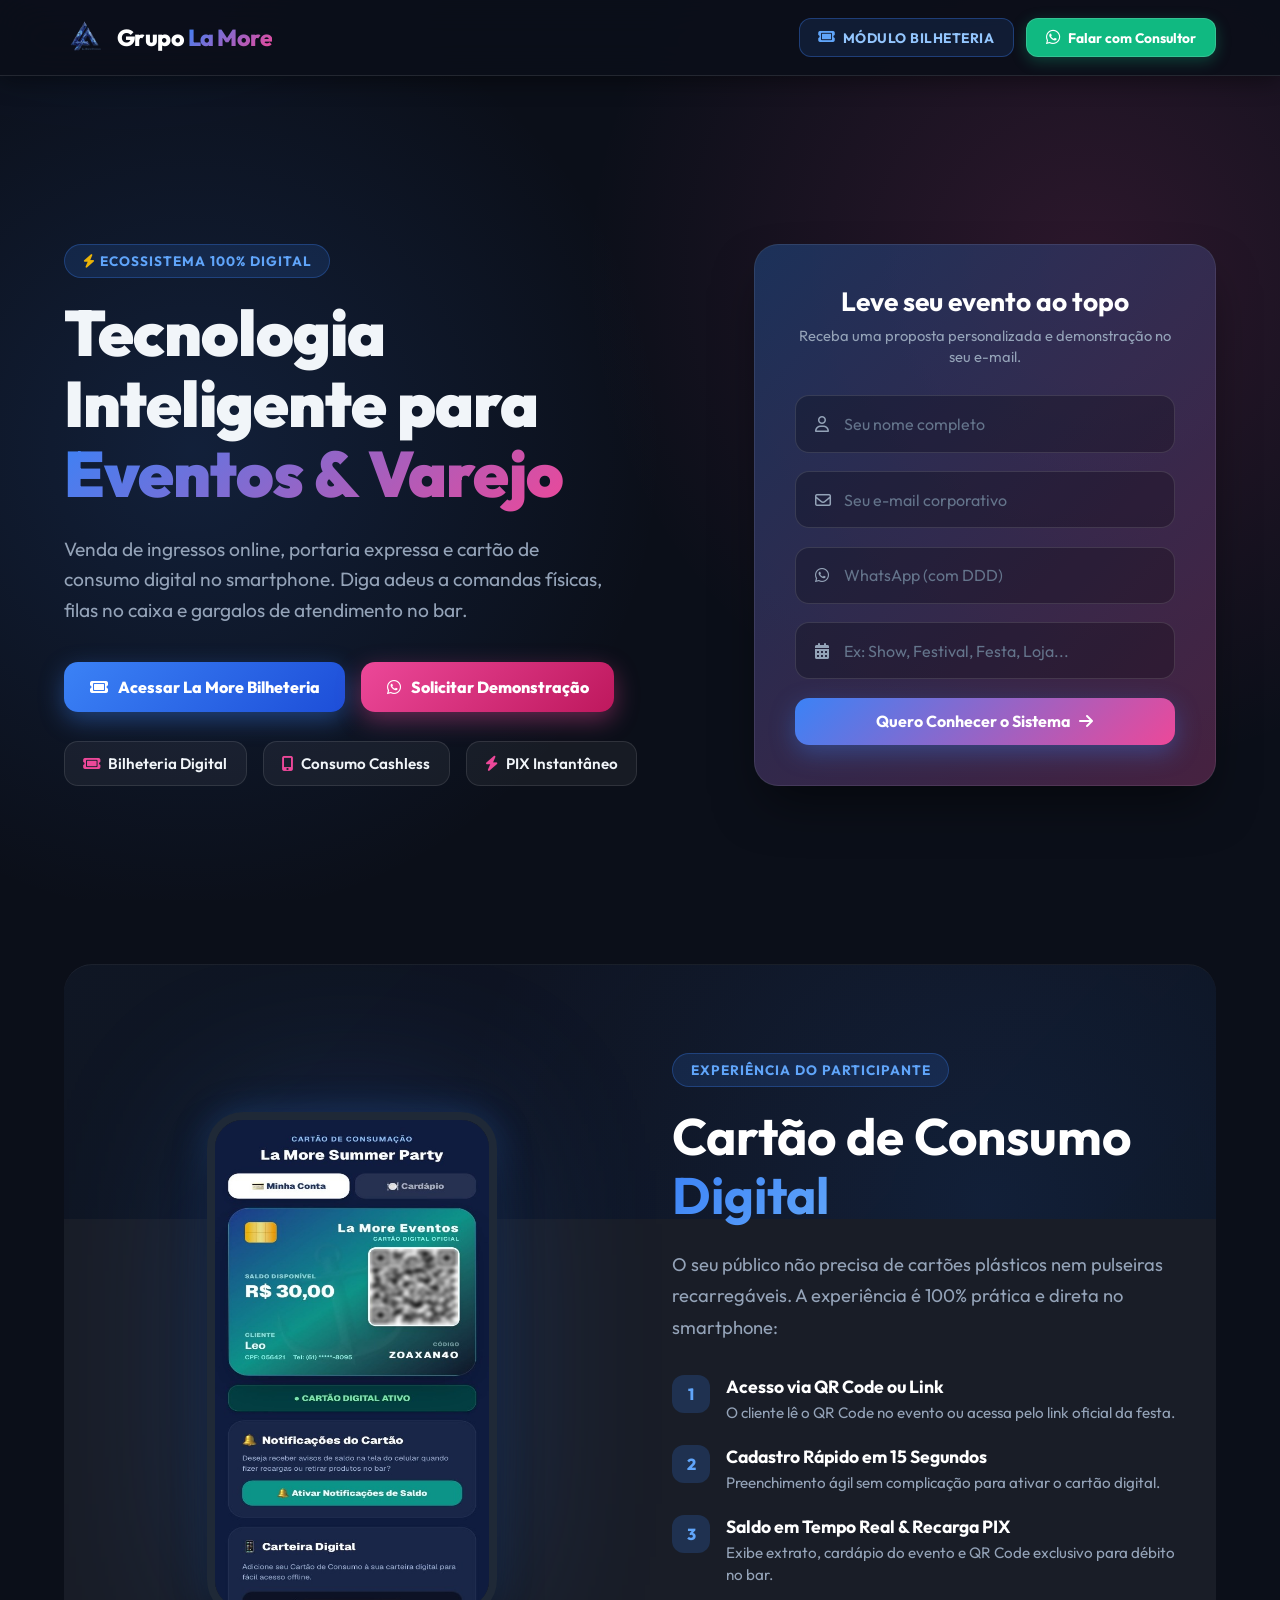
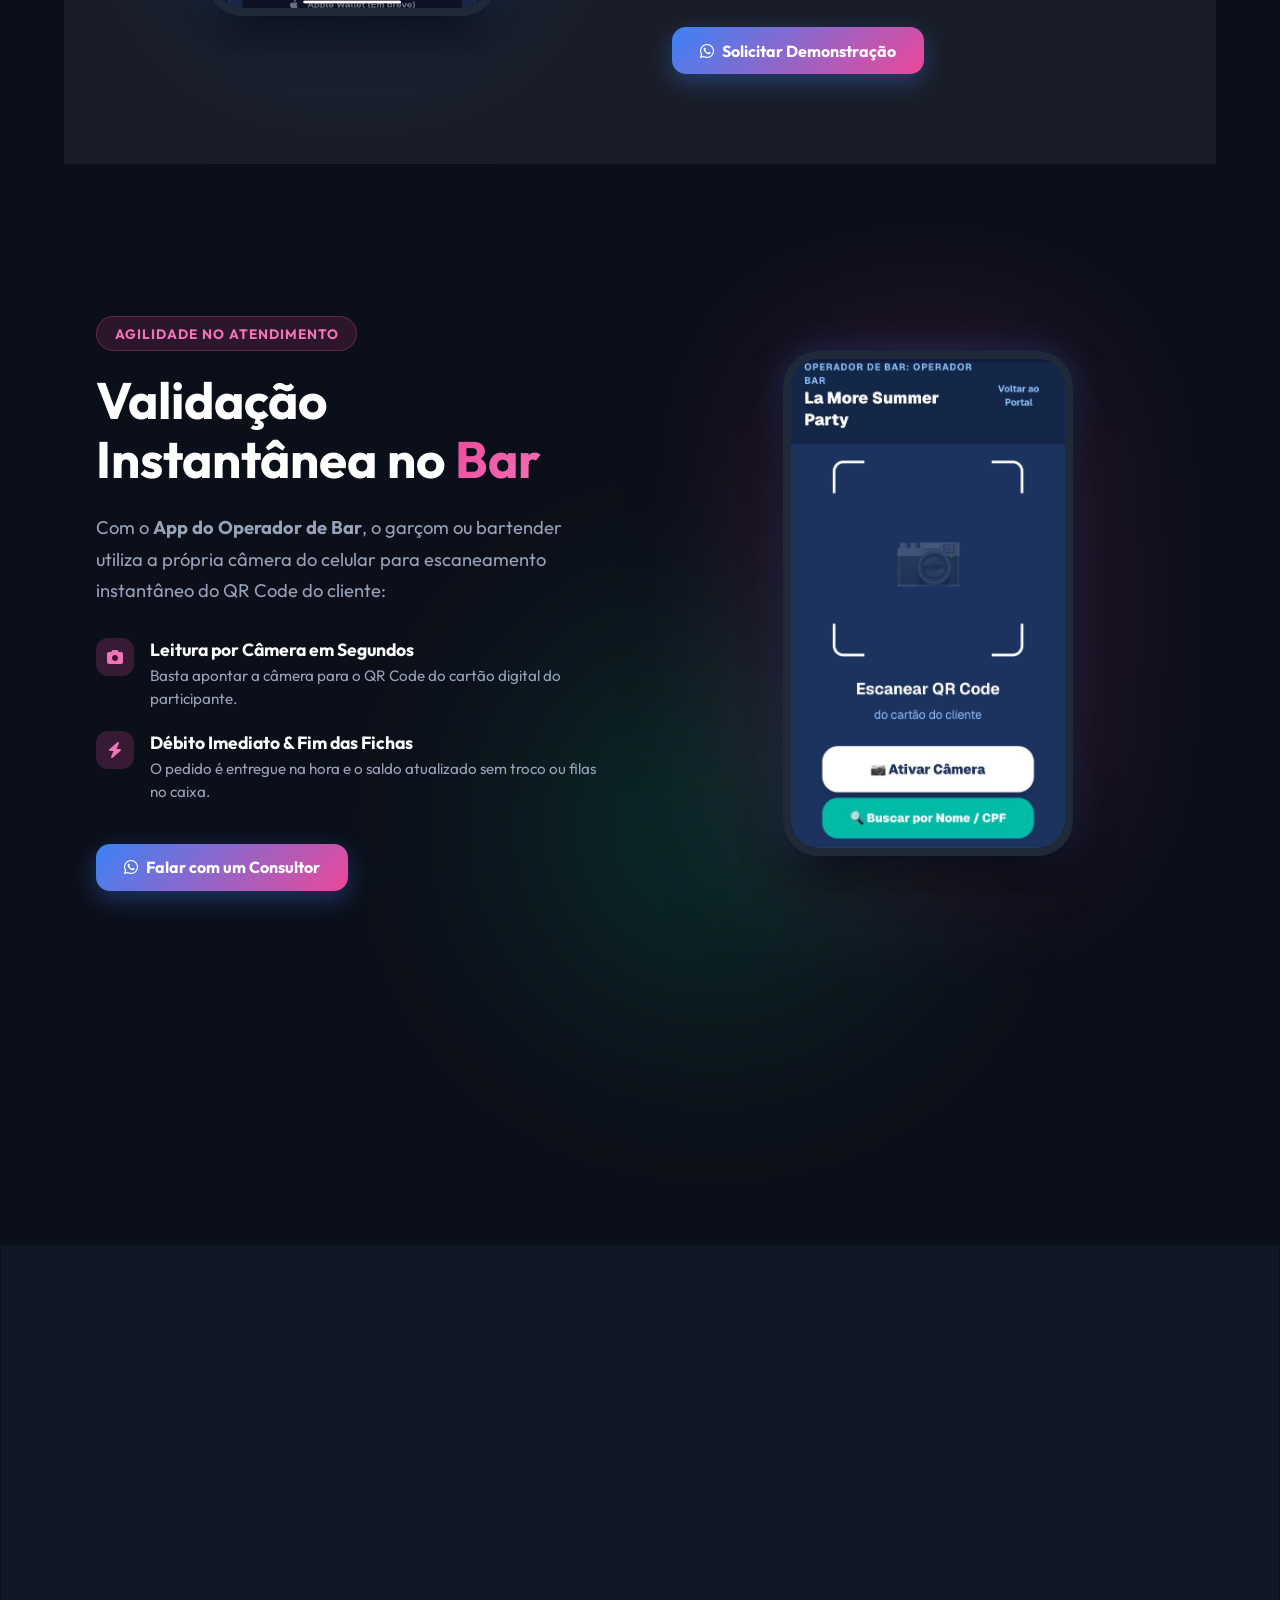
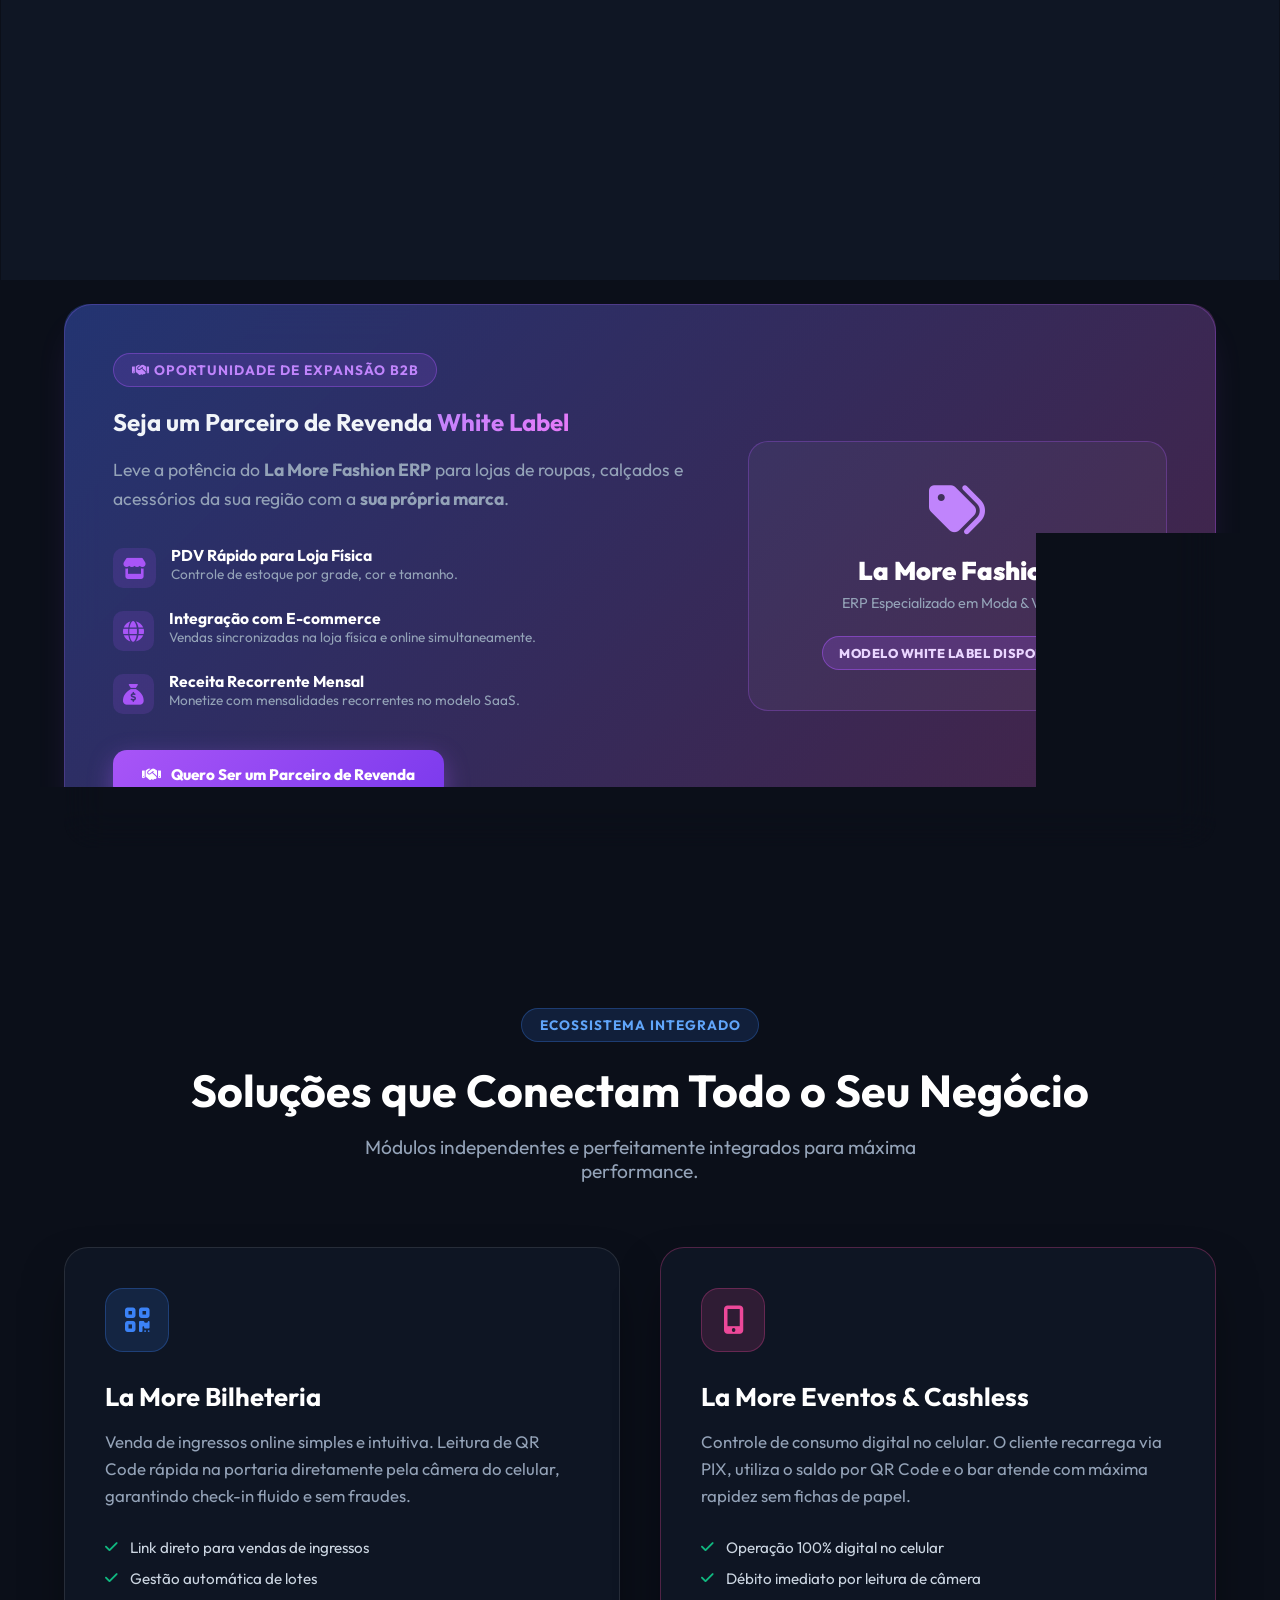
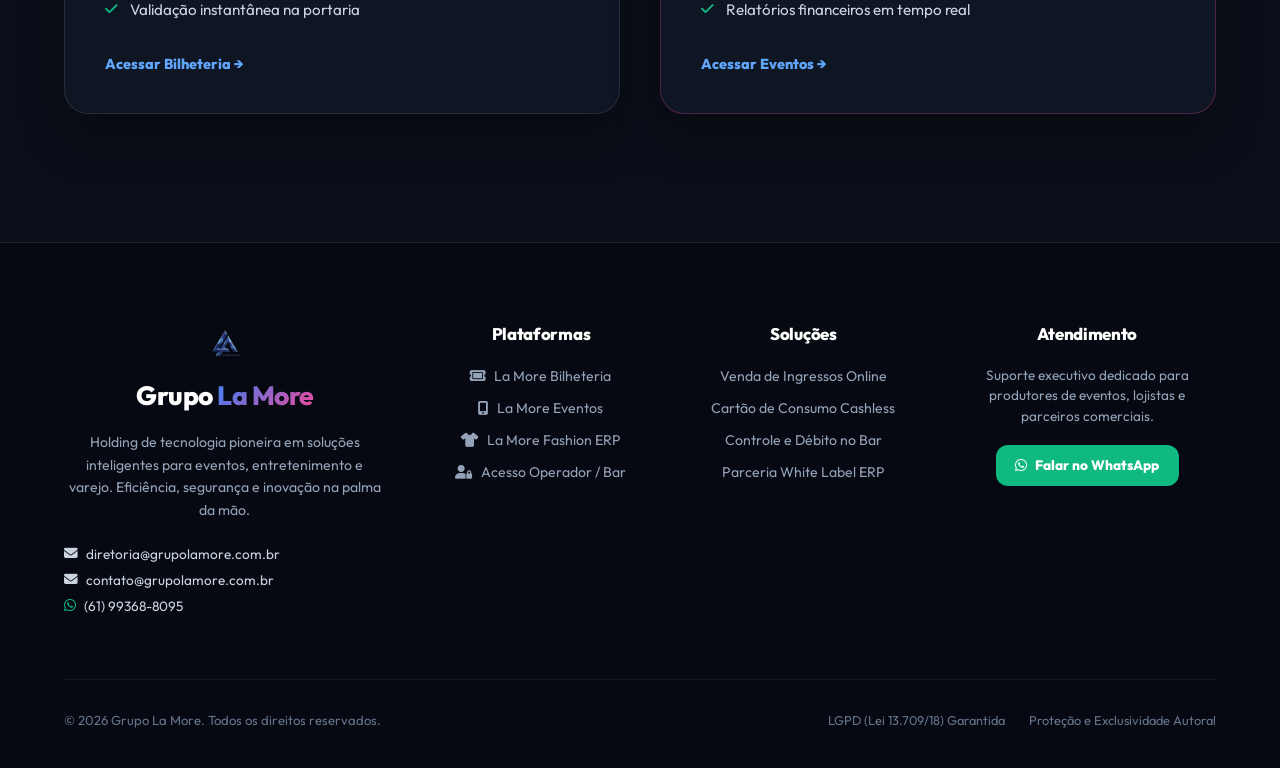
<file: index.html>
<!DOCTYPE html>
<html lang="pt-BR">
<head>
    <meta charset="UTF-8">
    <meta name="viewport" content="width=device-width, initial-scale=1.0, maximum-scale=1.0, user-scalable=no">
    <title>Grupo La More - Ecossistema Inteligente para Eventos, Bilheteria e Varejo</title>
    <link rel="icon" type="image/png" sizes="32x32" href="favicon.png">
    <link rel="icon" type="image/x-icon" href="favicon.ico">
    <link rel="apple-touch-icon" sizes="180x180" href="apple-touch-icon.png">
    <meta name="description" content="Ecossistema completo do Grupo La More: Bilheteria digital, Cartão de consumo cashless por QR Code e ERP Fashion para varejo. A tecnologia que transforma a sua operação.">
    <link rel="preconnect" href="https://fonts.googleapis.com">
    <link rel="preconnect" href="https://fonts.gstatic.com" crossorigin>
    <link href="https://fonts.googleapis.com/css2?family=Outfit:wght@300;400;500;600;700;800;900&display=swap" rel="stylesheet">
    <link rel="stylesheet" href="style.css?v=25">
    <link rel="stylesheet" href="https://cdnjs.cloudflare.com/ajax/libs/font-awesome/6.4.0/css/all.min.css">
</head>
<body>
    <!-- Background Animation -->
    <div class="blob-cont">
        <div class="blob blob1"></div>
        <div class="blob blob2"></div>
        <div class="blob blob3"></div>
    </div>

    <!-- Header / Navbar -->
    <nav class="navbar">
        <div class="nav-top-row">
            <div class="logo">
                <a href="index.html" class="logo-link">
                    <img src="logo-final.png?v=11" alt="Grupo La More Logo" class="logo-img">
                    <span class="logo-text">Grupo <span class="logo-gradient">La More</span></span>
                </a>
            </div>
        </div>

        <div class="nav-actions-row">
            <a href="https://bilheteria.grupolamore.com.br" target="_blank" class="btn-bilheteria">
                <i class="fa-solid fa-ticket"></i>
                <span>Módulo Bilheteria</span>
            </a>
            <a href="https://wa.me/5561993688095?text=Ol%C3%A1%2C%20gostaria%20de%20saber%20mais%20sobre%20as%20solu%C3%A7%C3%B5es%20do%20Grupo%20La%20More!" target="_blank" class="btn-consultor" id="chatbotBtn">
                <i class="fa-brands fa-whatsapp"></i>
                <span>Falar com Consultor</span>
            </a>
        </div>
    </nav>

    <main class="container">
        <!-- Hero Section -->
        <section class="hero">
            <div class="hero-content fadeIn">
                <span class="badge"><i class="fa-solid fa-bolt text-yellow"></i> Ecossistema 100% Digital</span>
                <h1>Tecnologia Inteligente para <span>Eventos & Varejo</span></h1>
                <p>
                    Venda de ingressos online, portaria expressa e cartão de consumo digital no smartphone. Diga adeus a comandas físicas, filas no caixa e gargalos de atendimento no bar.
                </p>
                
                <!-- Botões de Acesso Rápido às Plataformas -->
                <div class="hero-cta-buttons">
                    <a href="https://bilheteria.grupolamore.com.br" target="_blank" class="btn btn-hero-bilheteria">
                        <i class="fa-solid fa-ticket"></i> Acessar La More Bilheteria
                    </a>
                    <a href="https://wa.me/5561993688095?text=Ol%C3%A1%2C%20gostaria%20de%20uma%20demonstra%C3%A7%C3%A3o%20do%20Cart%C3%A3o%20de%20Consumo%20Digital!" target="_blank" class="btn btn-hero-eventos">
                        <i class="fa-brands fa-whatsapp"></i> Solicitar Demonstração
                    </a>
                </div>

                <div class="hero-stats">
                    <div class="stat-item">
                        <i class="fa-solid fa-ticket"></i>
                        <span>Bilheteria Digital</span>
                    </div>
                    <div class="stat-item">
                        <i class="fa-solid fa-mobile-screen-button"></i>
                        <span>Consumo Cashless</span>
                    </div>
                    <div class="stat-item">
                        <i class="fa-solid fa-bolt"></i>
                        <span>PIX Instantâneo</span>
                    </div>
                </div>
            </div>

            <!-- Form Section (Lead Capture) -->
            <div class="hero-form slideInRight">
                <div class="glass-card form-container glow-border">
                    <div class="form-header">
                        <h3>Leve seu evento ao topo</h3>
                        <p>Receba uma proposta personalizada e demonstração no seu e-mail.</p>
                    </div>

                    <form id="leadForm" action="https://formsubmit.co/diretoria@grupolamore.com.br" method="POST">
                        <input type="hidden" name="_captcha" value="false">
                        <input type="hidden" name="_subject" value="Novo Lead Comercial - Grupo La More">
                        <input type="hidden" name="_template" value="table">
                        
                        <div class="input-group">
                            <i class="fa-regular fa-user"></i>
                            <input type="text" name="nome" placeholder="Seu nome completo" required />
                        </div>
                        
                        <div class="input-group">
                            <i class="fa-regular fa-envelope"></i>
                            <input type="email" name="email" placeholder="Seu e-mail corporativo" required />
                        </div>

                        <div class="input-group">
                            <i class="fa-brands fa-whatsapp"></i>
                            <input type="text" name="whatsapp" placeholder="WhatsApp (com DDD)" required />
                        </div>
                        
                        <div class="input-group">
                            <i class="fa-solid fa-calendar-days"></i>
                            <input type="text" name="tipo_evento" placeholder="Ex: Show, Festival, Festa, Loja..." required />
                        </div>

                        <button type="submit" class="btn btn-gradient w-100" id="submitBtn">
                            Quero Conhecer o Sistema <i class="fa-solid fa-arrow-right"></i>
                        </button>
                    </form>
                    
                    <div id="successMessage" class="success-message hidden">
                        <i class="fa-solid fa-circle-check"></i>
                        <p>Cadastro realizado com sucesso!</p>
                    </div>
                </div>
            </div>
        </section>

        <!-- SEÇÃO 1: CARTÃO DE CONSUMO DIGITAL (VISÃO DO CLIENTE) -->
        <section class="impact-section">
            <div class="impact-bg-glow"></div>
            
            <div class="impact-grid">
                
                <!-- Mockup Cartão do Cliente -->
                <div class="impact-image fadeIn">
                    <div class="smartphone-mockup">
                        <img src="cartao-cliente.jpg?v=20" alt="Cartão de Consumo Digital La More Eventos" class="app-screen">
                    </div>
                    <div class="mockup-glow primary-glow"></div>
                </div>

                <!-- Texto Explicativo Cartão do Cliente -->
                <div class="impact-text slideInRight">
                    <span class="badge badge-blue">Experiência do Participante</span>
                    <h2 class="impact-title">
                        Cartão de Consumo <span class="gradient-blue">Digital</span>
                    </h2>
                    <p class="impact-desc">
                        O seu público não precisa de cartões plásticos nem pulseiras recarregáveis. A experiência é 100% prática e direta no smartphone:
                    </p>

                    <div class="steps-list">
                        <div class="step-item">
                            <div class="step-num">1</div>
                            <div>
                                <h4>Acesso via QR Code ou Link</h4>
                                <p>O cliente lê o QR Code no evento ou acessa pelo link oficial da festa.</p>
                            </div>
                        </div>

                        <div class="step-item">
                            <div class="step-num">2</div>
                            <div>
                                <h4>Cadastro Rápido em 15 Segundos</h4>
                                <p>Preenchimento ágil sem complicação para ativar o cartão digital.</p>
                            </div>
                        </div>

                        <div class="step-item">
                            <div class="step-num">3</div>
                            <div>
                                <h4>Saldo em Tempo Real &amp; Recarga PIX</h4>
                                <p>Exibe extrato, cardápio do evento e QR Code exclusivo para débito no bar.</p>
                            </div>
                        </div>
                    </div>

                    <a href="https://wa.me/5561993688095?text=Ol%C3%A1%2C%20quero%20conhecer%20o%20Cart%C3%A3o%20de%20Consumo%20Digital!" target="_blank" class="btn btn-gradient btn-cta">
                        <i class="fa-brands fa-whatsapp"></i> Solicitar Demonstração
                    </a>
                </div>

            </div>
        </section>

        <!-- SEÇÃO 2: VALIDAÇÃO DO OPERADOR (VISÃO DA EQUIPE DO BAR) -->
        <section class="impact-section impact-reverse">
            <div class="impact-bg-glow-pink"></div>
            
            <div class="impact-grid">
                
                <!-- Texto Operador de Bar -->
                <div class="impact-text slideInRight">
                    <span class="badge badge-pink">Agilidade no Atendimento</span>
                    <h2 class="impact-title">
                        Validação Instantânea no <span class="gradient-pink">Bar</span>
                    </h2>
                    <p class="impact-desc">
                        Com o <strong>App do Operador de Bar</strong>, o garçom ou bartender utiliza a própria câmera do celular para escaneamento instantâneo do QR Code do cliente:
                    </p>

                    <div class="steps-list">
                        <div class="step-item">
                            <div class="step-num step-pink"><i class="fa-solid fa-camera"></i></div>
                            <div>
                                <h4>Leitura por Câmera em Segundos</h4>
                                <p>Basta apontar a câmera para o QR Code do cartão digital do participante.</p>
                            </div>
                        </div>

                        <div class="step-item">
                            <div class="step-num step-pink"><i class="fa-solid fa-bolt"></i></div>
                            <div>
                                <h4>Débito Imediato &amp; Fim das Fichas</h4>
                                <p>O pedido é entregue na hora e o saldo atualizado sem troco ou filas no caixa.</p>
                            </div>
                        </div>
                    </div>

                    <a href="https://wa.me/5561993688095?text=Ol%C3%A1%2C%20quero%20saber%20como%20funciona%20o%20App%20do%20Operador%20de%20Bar!" target="_blank" class="btn btn-gradient btn-cta">
                        <i class="fa-brands fa-whatsapp"></i> Falar com um Consultor
                    </a>
                </div>

                <!-- Mockup App Operador 100% Visível -->
                <div class="impact-image fadeIn">
                    <div class="smartphone-mockup">
                        <img src="app-operador.jpg" alt="App do Operador de Bar - Leitor de QR Code" class="app-screen">
                    </div>
                    <div class="mockup-glow secondary-glow"></div>
                </div>

            </div>
        </section>

        <!-- SEÇÃO 3: SIMULADOR DE IMPACTO E LUCRO PARA PRODUTORES -->
        <section class="simulator-section">
            <div class="features-header">
                <span class="badge badge-blue"><i class="fa-solid fa-chart-line"></i> Simulação Real</span>
                <h2>Calcule o Impacto no Seu Evento</h2>
                <p>Veja como a tecnologia 100% digital multiplica seu faturamento e elimina custos operacionais.</p>
            </div>

            <div class="simulator-card glass-card glow-border">
                <div class="simulator-header">
                    <p class="sim-label">Selecione a estimativa de público do seu evento:</p>
                    <div class="publico-chips">
                        <button type="button" class="chip active" data-publico="500">500 Pessoas</button>
                        <button type="button" class="chip" data-publico="1000">1.000 Pessoas</button>
                        <button type="button" class="chip" data-publico="2500">2.500 Pessoas</button>
                        <button type="button" class="chip" data-publico="5000">5.000+ Pessoas</button>
                    </div>
                </div>

                <div class="sim-results-grid">
                    <div class="sim-result-box">
                        <div class="sim-icon text-emerald"><i class="fa-solid fa-arrow-trend-up"></i></div>
                        <h4 id="simVendas">+25% a +35%</h4>
                        <p class="sim-title">Aumento nas Vendas do Bar</p>
                        <span class="sim-sub">Sem filas de caixa, o participante consome mais vezes durante a festa.</span>
                    </div>

                    <div class="sim-result-box">
                        <div class="sim-icon text-blue"><i class="fa-solid fa-stopwatch"></i></div>
                        <h4 id="simTempo">15 segundos</h4>
                        <p class="sim-title">Tempo de Atendimento</p>
                        <span class="sim-sub">Leitura instantânea por QR Code direto na câmera do garçom.</span>
                    </div>

                    <div class="sim-result-box">
                        <div class="sim-icon text-pink"><i class="fa-solid fa-piggy-bank"></i></div>
                        <h4 id="simEconomia">R$ 1.500 a R$ 3.000</h4>
                        <p class="sim-title">Economia em Fichas &amp; Papel</p>
                        <span class="sim-sub">Zero gasto com impressão de fichas, pulseiras descartáveis e perdas.</span>
                    </div>
                </div>

                <div class="sim-cta">
                    <a href="https://wa.me/5561993688095?text=Ol%C3%A1%2C%20fiz%20a%20simula%C3%A7%C3%A3o%20no%20site%20e%20quero%20uma%20proposta%20para%20o%20meu%20evento!" target="_blank" class="btn btn-gradient">
                        <i class="fa-brands fa-whatsapp"></i> Solicitar Proposta para Meu Evento
                    </a>
                </div>
            </div>
        </section>

        <!-- SEÇÃO 4: OPORTUNIDADE WHITE LABEL (LA MORE FASHION ERP) -->
        <section class="fashion-section" id="fashion-parceiros">
            <div class="glass-card fashion-card glow-border">
                <div class="fashion-grid">
                    <div class="fashion-text">
                        <span class="badge badge-purple"><i class="fa-solid fa-handshake"></i> Oportunidade de Expansão B2B</span>
                        <h2>Seja um Parceiro de Revenda <span class="gradient-purple">White Label</span></h2>
                        <p class="fashion-desc">
                            Leve a potência do <strong>La More Fashion ERP</strong> para lojas de roupas, calçados e acessórios da sua região com a <strong>sua própria marca</strong>.
                        </p>
                        
                        <div class="fashion-highlights">
                            <div class="f-item">
                                <i class="fa-solid fa-store text-purple"></i>
                                <div>
                                    <strong>PDV Rápido para Loja Física</strong>
                                    <span>Controle de estoque por grade, cor e tamanho.</span>
                                </div>
                            </div>
                            <div class="f-item">
                                <i class="fa-solid fa-globe text-purple"></i>
                                <div>
                                    <strong>Integração com E-commerce</strong>
                                    <span>Vendas sincronizadas na loja física e online simultaneamente.</span>
                                </div>
                            </div>
                            <div class="f-item">
                                <i class="fa-solid fa-sack-dollar text-purple"></i>
                                <div>
                                    <strong>Receita Recorrente Mensal</strong>
                                    <span>Monetize com mensalidades recorrentes no modelo SaaS.</span>
                                </div>
                            </div>
                        </div>

                        <a href="https://wa.me/5561993688095?text=Ol%C3%A1%2C%20tenho%20interesse%20em%20ser%20um%20parceiro%20de%20revenda%20White%20Label%20do%20La%20More%20Fashion%20ERP!" target="_blank" class="btn btn-purple">
                            <i class="fa-solid fa-handshake"></i> Quero Ser um Parceiro de Revenda
                        </a>
                    </div>

                    <div class="fashion-badge-box">
                        <div class="fashion-stat-card">
                            <i class="fa-solid fa-tags"></i>
                            <h3>La More Fashion</h3>
                            <p>ERP Especializado em Moda &amp; Varejo</p>
                            <span class="pill-white-label">Modelo White Label Disponível</span>
                        </div>
                    </div>
                </div>
            </div>
        </section>

        <!-- Seção de Recursos Principais (100% Digital) -->
        <section class="features-section">
            <div class="features-header">
                <span class="badge badge-blue">Ecossistema Integrado</span>
                <h2>Soluções que Conectam Todo o Seu Negócio</h2>
                <p>Módulos independentes e perfeitamente integrados para máxima performance.</p>
            </div>
            
            <div class="features-grid">
                <!-- Bilheteria -->
                <div class="glass-card feature-card">
                    <div class="feature-icon icon-blue">
                        <i class="fa-solid fa-qrcode"></i>
                    </div>
                    <h3>La More Bilheteria</h3>
                    <p>Venda de ingressos online simples e intuitiva. Leitura de QR Code rápida na portaria diretamente pela câmera do celular, garantindo check-in fluido e sem fraudes.</p>
                    <ul class="feature-list">
                        <li><i class="fa-solid fa-check"></i> Link direto para vendas de ingressos</li>
                        <li><i class="fa-solid fa-check"></i> Gestão automática de lotes</li>
                        <li><i class="fa-solid fa-check"></i> Validação instantânea na portaria</li>
                    </ul>
                    <a href="https://bilheteria.grupolamore.com.br" target="_blank" class="card-link">Acessar Bilheteria →</a>
                </div>

                <!-- Consumo Digital -->
                <div class="glass-card feature-card highlight-card">
                    <div class="feature-icon icon-pink">
                        <i class="fa-solid fa-mobile-screen-button"></i>
                    </div>
                    <h3>La More Eventos &amp; Cashless</h3>
                    <p>Controle de consumo digital no celular. O cliente recarrega via PIX, utiliza o saldo por QR Code e o bar atende com máxima rapidez sem fichas de papel.</p>
                    <ul class="feature-list">
                        <li><i class="fa-solid fa-check"></i> Operação 100% digital no celular</li>
                        <li><i class="fa-solid fa-check"></i> Débito imediato por leitura de câmera</li>
                        <li><i class="fa-solid fa-check"></i> Relatórios financeiros em tempo real</li>
                    </ul>
                    <a href="https://eventos.grupolamore.com.br" target="_blank" class="card-link">Acessar Eventos →</a>
                </div>
            </div>
        </section>

    </main>

    <!-- NOVO FOOTER ESTRUTURADO (PADRÃO HOLDING / BIG TECH) -->
    <footer class="footer-section">
        <div class="footer-container">
            <div class="footer-grid">
                
                <!-- Coluna 1: Grupo La More -->
                <div class="footer-col col-brand">
                    <div class="footer-logo">
                        <img src="logo-final.png?v=11" alt="Grupo La More Logo" class="footer-logo-img">
                        <span class="footer-logo-text">Grupo <span class="logo-gradient">La More</span></span>
                    </div>
                    <p class="footer-brand-desc">
                        Holding de tecnologia pioneira em soluções inteligentes para eventos, entretenimento e varejo. Eficiência, segurança e inovação na palma da mão.
                    </p>
                    <div class="footer-contact-info">
                        <p><i class="fa-solid fa-envelope text-blue"></i> diretoria@grupolamore.com.br</p>
                        <p><i class="fa-solid fa-envelope text-blue"></i> contato@grupolamore.com.br</p>
                        <p><i class="fa-brands fa-whatsapp text-emerald"></i> (61) 99368-8095</p>
                    </div>
                </div>

                <!-- Coluna 2: Plataformas do Ecossistema -->
                <div class="footer-col">
                    <h4 class="footer-col-title">Plataformas</h4>
                    <ul class="footer-links">
                        <li><a href="https://bilheteria.grupolamore.com.br" target="_blank"><i class="fa-solid fa-ticket"></i> La More Bilheteria</a></li>
                        <li><a href="https://eventos.grupolamore.com.br" target="_blank"><i class="fa-solid fa-mobile-screen-button"></i> La More Eventos</a></li>
                        <li><a href="https://fashion.grupolamore.com.br" target="_blank"><i class="fa-solid fa-shirt"></i> La More Fashion ERP</a></li>
                        <li><a href="https://eventos.grupolamore.com.br/login" target="_blank"><i class="fa-solid fa-user-lock"></i> Acesso Operador / Bar</a></li>
                    </ul>
                </div>

                <!-- Coluna 3: Soluções & Negócios -->
                <div class="footer-col">
                    <h4 class="footer-col-title">Soluções</h4>
                    <ul class="footer-links">
                        <li><a href="https://bilheteria.grupolamore.com.br" target="_blank">Venda de Ingressos Online</a></li>
                        <li><a href="https://eventos.grupolamore.com.br" target="_blank">Cartão de Consumo Cashless</a></li>
                        <li><a href="https://eventos.grupolamore.com.br" target="_blank">Controle e Débito no Bar</a></li>
                        <li><a href="#fashion-parceiros">Parceria White Label ERP</a></li>
                    </ul>
                </div>

                <!-- Coluna 4: Atendimento & Suporte -->
                <div class="footer-col">
                    <h4 class="footer-col-title">Atendimento</h4>
                    <p class="footer-text-sm">Suporte executivo dedicado para produtores de eventos, lojistas e parceiros comerciais.</p>
                    <a href="https://wa.me/5561993688095?text=Ol%C3%A1%2C%20preciso%20de%20atendimento%20comercial%20do%20Grupo%20La%20More." target="_blank" class="btn btn-footer-wpp">
                        <i class="fa-brands fa-whatsapp"></i> Falar no WhatsApp
                    </a>
                </div>

            </div>

            <div class="footer-bottom">
                <p class="copyright">&copy; 2026 Grupo La More. Todos os direitos reservados.</p>
                <div class="footer-legal">
                    <span>LGPD (Lei 13.709/18) Garantida</span>
                    <span>Proteção e Exclusividade Autoral</span>
                </div>
            </div>
        </div>
    </footer>

    <script src="script.js?v=25"></script>
</body>
</html>
</file>
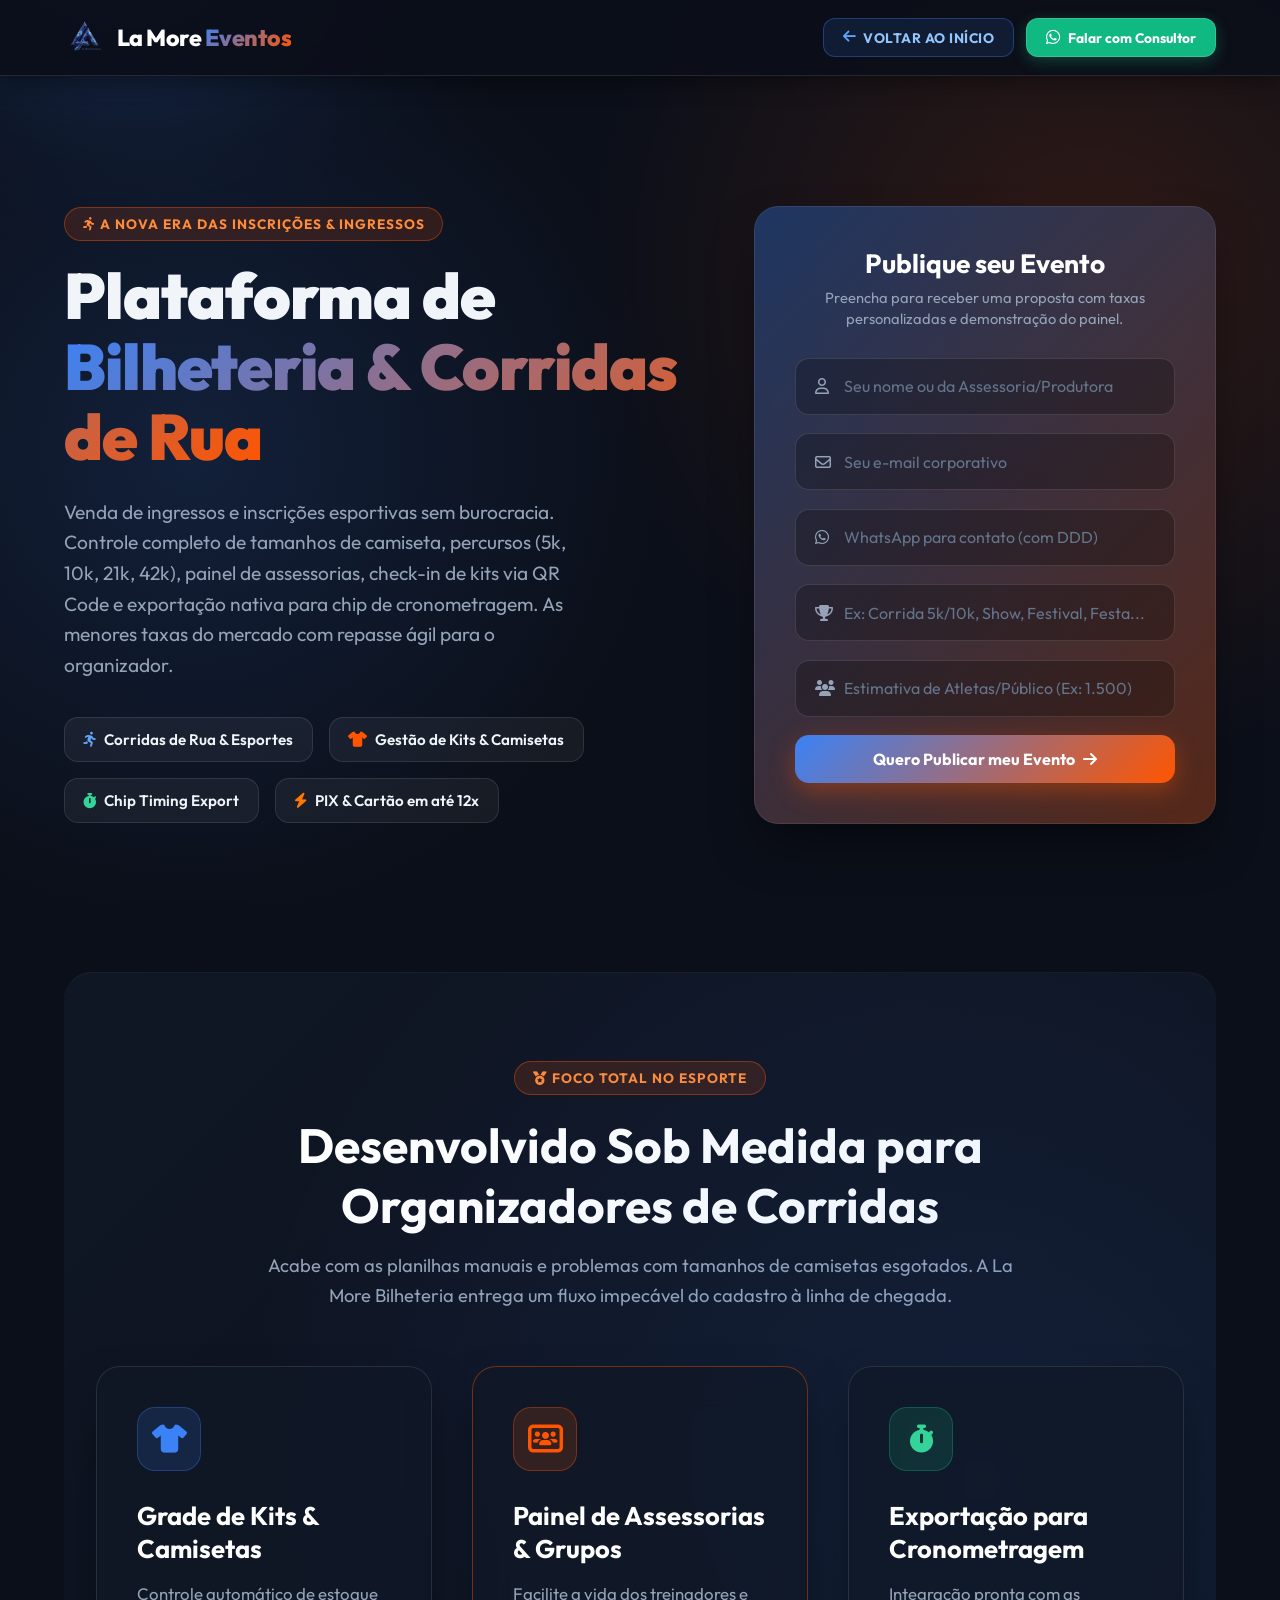
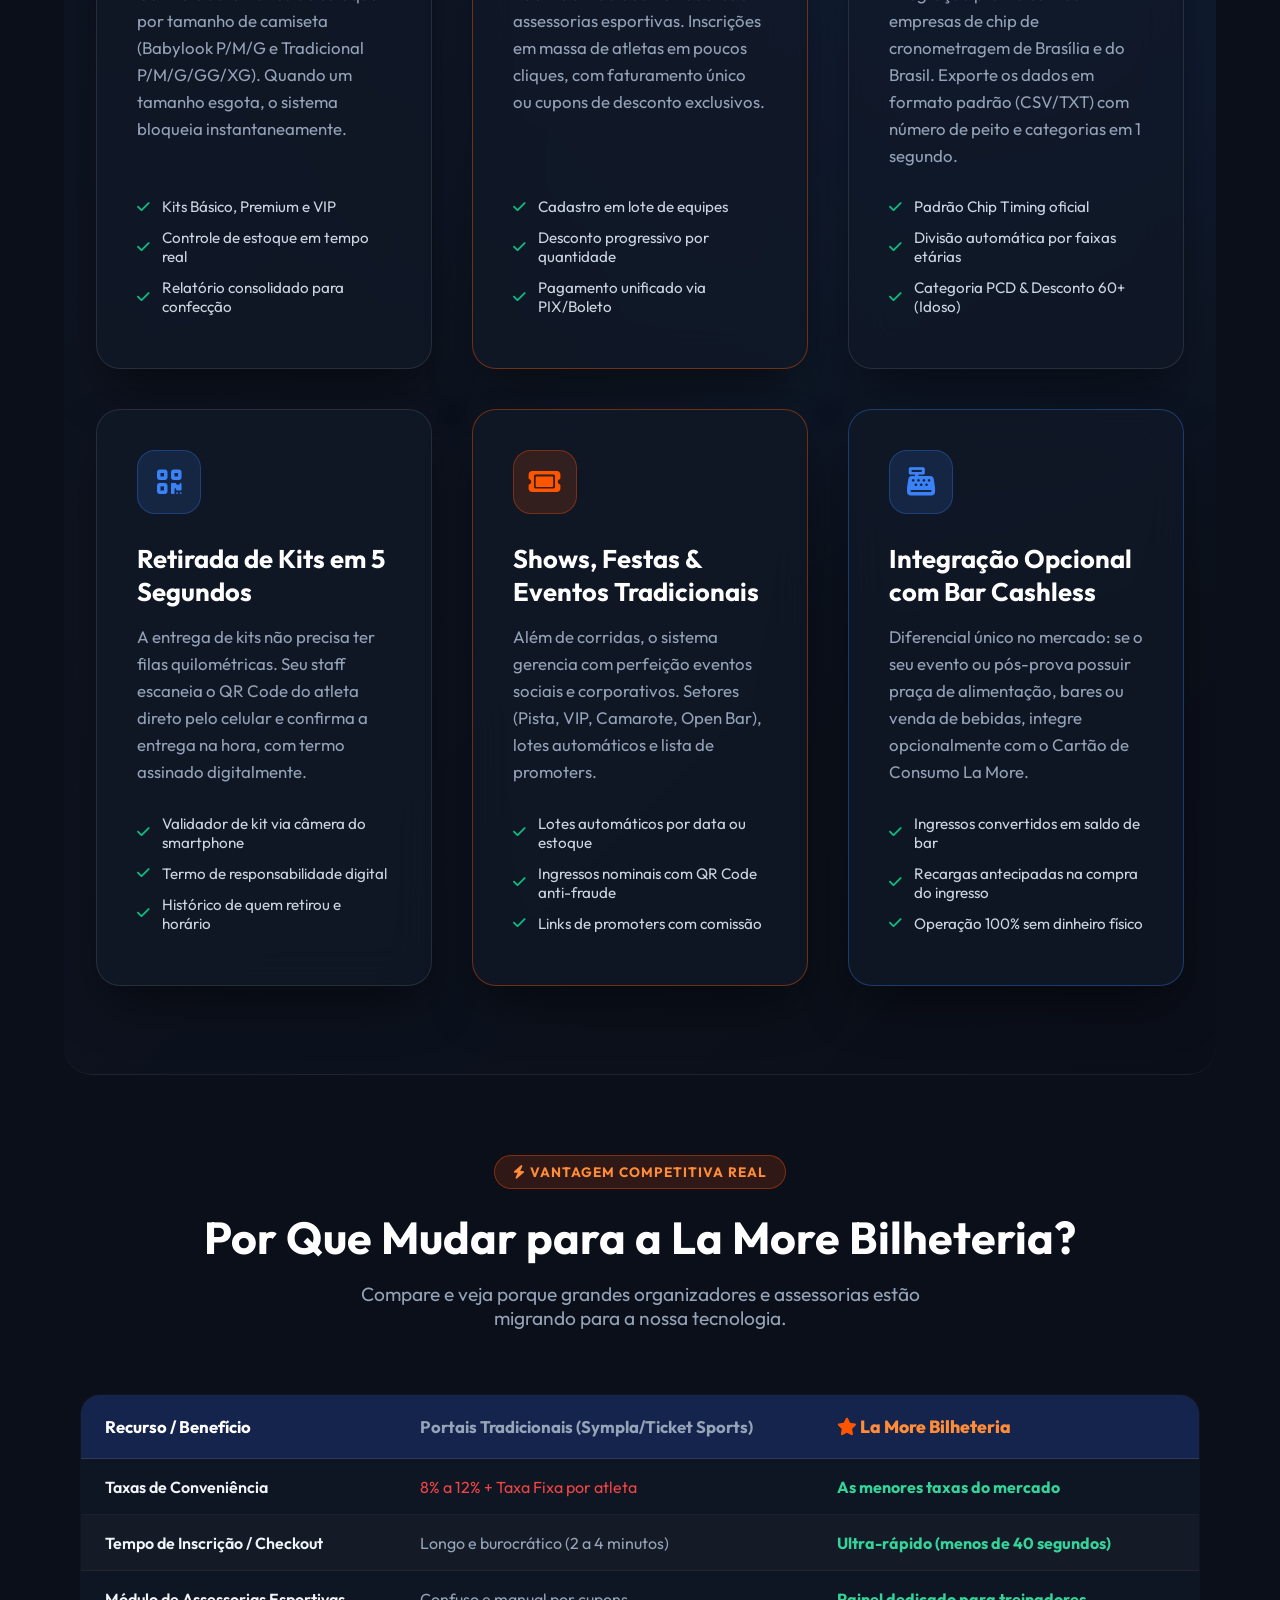
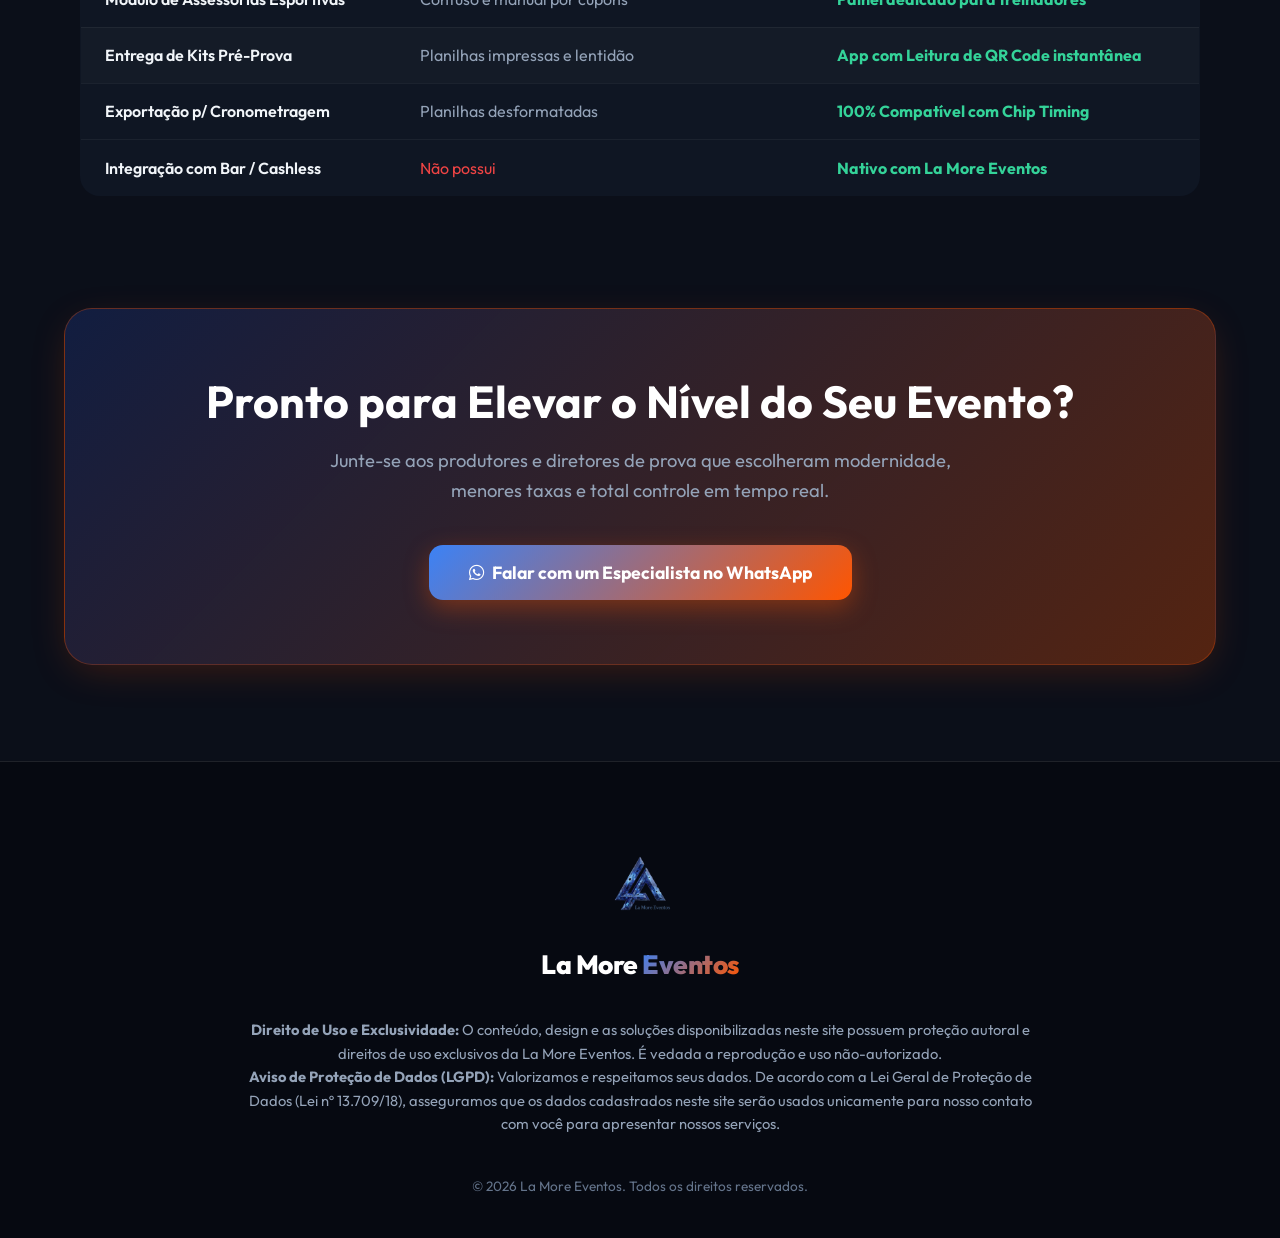
<file: bilheteria.html>
<!DOCTYPE html>
<html lang="pt-BR">
<head>
    <meta charset="UTF-8">
    <meta name="viewport" content="width=device-width, initial-scale=1.0, maximum-scale=1.0, user-scalable=no">
    <title>La More Bilheteria - Inscrições de Corridas de Rua e Venda de Ingressos</title>
    <link rel="icon" type="image/png" sizes="32x32" href="favicon.png">
    <link rel="icon" type="image/x-icon" href="favicon.ico">
    <link rel="apple-touch-icon" sizes="180x180" href="apple-touch-icon.png">
    <meta name="description" content="Plataforma de bilheteria e inscrições esportivas líder em tecnologia. Especialista em corridas de rua, gestão de kits, assessorias e exportação para cronometragem. Menores taxas e PIX instantâneo.">
    <link rel="preconnect" href="https://fonts.googleapis.com">
    <link rel="preconnect" href="https://fonts.gstatic.com" crossorigin>
    <link href="https://fonts.googleapis.com/css2?family=Outfit:wght@300;400;500;600;700;800;900&display=swap" rel="stylesheet">
    <link rel="stylesheet" href="style.css?v=30">
    <link rel="stylesheet" href="https://cdnjs.cloudflare.com/ajax/libs/font-awesome/6.4.0/css/all.min.css">
    
    <style>
        :root {
            --orange-vibrant: #ff5500;
            --orange-light: #ff7700;
            --orange-badge: #ff8c38;
        }

        body {
            background-image: 
                radial-gradient(circle at 15% 50%, rgba(59, 130, 246, 0.15), transparent 40%),
                radial-gradient(circle at 85% 30%, rgba(255, 85, 0, 0.15), transparent 40%);
        }

        .blob2 {
            background: var(--orange-vibrant) !important;
        }

        .logo-gradient, .hero-content h1 span, .footer-logo-text .logo-gradient {
            background: linear-gradient(135deg, #3b82f6, var(--orange-vibrant)) !important;
            -webkit-background-clip: text !important;
            -webkit-text-fill-color: transparent !important;
        }

        .btn-gradient {
            background: linear-gradient(135deg, #3b82f6, var(--orange-vibrant)) !important;
            box-shadow: 0 8px 25px rgba(255, 85, 0, 0.35) !important;
        }

        .btn-gradient:hover {
            box-shadow: 0 12px 30px rgba(255, 85, 0, 0.5) !important;
        }

        .glow-border::before {
            background: linear-gradient(135deg, rgba(59,130,246,0.6), rgba(255,85,0,0.6)) !important;
        }

        .badge-orange {
            background: rgba(255, 85, 0, 0.15) !important;
            color: var(--orange-badge) !important;
            border-color: rgba(255, 85, 0, 0.4) !important;
        }

        .icon-orange {
            background: rgba(255, 85, 0, 0.15) !important;
            color: var(--orange-vibrant) !important;
            border: 1px solid rgba(255, 85, 0, 0.35) !important;
        }

        .highlight-card-orange {
            border-color: rgba(255, 85, 0, 0.4) !important;
        }

        .highlight-card-orange:hover {
            border-color: rgba(255, 85, 0, 0.7) !important;
            box-shadow: 0 15px 35px -10px rgba(255, 85, 0, 0.3);
        }
    </style>
</head>
<body>
    <!-- Background Animation -->
    <div class="blob-cont">
        <div class="blob blob1"></div>
        <div class="blob blob2"></div>
        <div class="blob blob3"></div>
    </div>

    <!-- Header / Navbar -->
    <nav class="navbar">
        <div class="nav-top-row">
            <div class="logo">
                <a href="index.html" class="logo-link">
                    <img src="logo-final.png?v=11" alt="La More Eventos Logo" class="logo-img">
                    <span class="logo-text">La More <span class="logo-gradient">Eventos</span></span>
                </a>
            </div>
        </div>

        <div class="nav-actions-row">
            <a href="index.html" class="btn-bilheteria">
                <i class="fa-solid fa-arrow-left"></i>
                <span>Voltar ao Início</span>
            </a>
            <a href="https://wa.me/55?text=Ol%C3%A1%2C%20gostaria%20de%20publicar%20minha%20corrida%20ou%20evento%20na%20La%20More%20Bilheteria!" target="_blank" class="btn-consultor" id="chatbotBtn">
                <i class="fa-brands fa-whatsapp"></i>
                <span>Falar com Consultor</span>
            </a>
        </div>
    </nav>

    <main class="container">
        <!-- Hero Section -->
        <section class="hero">
            <div class="hero-content fadeIn">
                <span class="badge" style="background: rgba(255, 85, 0, 0.15); color: #ff8c38; border-color: rgba(255, 85, 0, 0.4);">
                    <i class="fa-solid fa-person-running"></i> A Nova Era das Inscrições &amp; Ingressos
                </span>
                <h1>Plataforma de <span>Bilheteria &amp; Corridas de Rua</span></h1>
                <p>
                    Venda de ingressos e inscrições esportivas sem burocracia. Controle completo de tamanhos de camiseta, percursos (5k, 10k, 21k, 42k), painel de assessorias, check-in de kits via QR Code e exportação nativa para chip de cronometragem. As menores taxas do mercado com repasse ágil para o organizador.
                </p>
                
                <div class="hero-stats">
                    <div class="stat-item">
                        <i class="fa-solid fa-person-running" style="color: #60a5fa;"></i>
                        <span>Corridas de Rua &amp; Esportes</span>
                    </div>
                    <div class="stat-item">
                        <i class="fa-solid fa-shirt" style="color: #ff5500;"></i>
                        <span>Gestão de Kits &amp; Camisetas</span>
                    </div>
                    <div class="stat-item">
                        <i class="fa-solid fa-stopwatch" style="color: #34d399;"></i>
                        <span>Chip Timing Export</span>
                    </div>
                    <div class="stat-item">
                        <i class="fa-solid fa-bolt" style="color: #ff7700;"></i>
                        <span>PIX &amp; Cartão em até 12x</span>
                    </div>
                </div>
            </div>

            <!-- Form Section (Lead Capture p/ Organizadores) -->
            <div class="hero-form slideInRight">
                <div class="glass-card form-container glow-border">
                    <div class="form-header">
                        <h3>Publique seu Evento</h3>
                        <p>Preencha para receber uma proposta com taxas personalizadas e demonstração do painel.</p>
                    </div>

                    <form id="leadForm" action="https://formsubmit.co/leocavalcanti.ss@gmail.com" method="POST">
                        <input type="hidden" name="_captcha" value="false">
                        <input type="hidden" name="_subject" value="Novo Interesse em Bilheteria/Corrida - La More Eventos">
                        <input type="hidden" name="_template" value="table">
                        
                        <div class="input-group">
                            <i class="fa-regular fa-user"></i>
                            <input type="text" name="nome" placeholder="Seu nome ou da Assessoria/Produtora" required />
                        </div>
                        
                        <div class="input-group">
                            <i class="fa-regular fa-envelope"></i>
                            <input type="email" name="email" placeholder="Seu e-mail corporativo" required />
                        </div>

                        <div class="input-group">
                            <i class="fa-brands fa-whatsapp"></i>
                            <input type="text" name="whatsapp" placeholder="WhatsApp para contato (com DDD)" required />
                        </div>
                        
                        <div class="input-group">
                            <i class="fa-solid fa-trophy"></i>
                            <input type="text" name="tipo_evento" placeholder="Ex: Corrida 5k/10k, Show, Festival, Festa..." required />
                        </div>

                        <div class="input-group">
                            <i class="fa-solid fa-users"></i>
                            <input type="text" name="estimativa_publico" placeholder="Estimativa de Atletas/Público (Ex: 1.500)" required />
                        </div>

                        <button type="submit" class="btn btn-gradient w-100" id="submitBtn">
                            Quero Publicar meu Evento <i class="fa-solid fa-arrow-right"></i>
                        </button>
                    </form>
                    
                    <div id="successMessage" class="success-message hidden">
                        <i class="fa-solid fa-circle-check"></i>
                        <p>Solicitação enviada com sucesso! Entraremos em contato em instantes.</p>
                    </div>
                </div>
            </div>
        </section>

        <!-- SEÇÃO: PILARES EXCLUSIVOS DE CORRIDAS DE RUA -->
        <section class="impact-section" style="margin-top: 4.5rem;">
            <div class="impact-bg-glow"></div>
            
            <div style="text-align: center; max-width: 800px; margin: 0 auto 3.5rem; padding: 0 1.5rem;">
                <span class="badge badge-orange"><i class="fa-solid fa-medal"></i> Foco Total no Esporte</span>
                <h2 style="font-size: clamp(2rem, 4vw, 3rem); color: #fff; margin-bottom: 1rem;">Desenvolvido Sob Medida para Organizadores de Corridas</h2>
                <p style="color: var(--text-muted); font-size: 1.15rem; line-height: 1.6;">
                    Acabe com as planilhas manuais e problemas com tamanhos de camisetas esgotados. A La More Bilheteria entrega um fluxo impecável do cadastro à linha de chegada.
                </p>
            </div>

            <div class="features-grid" style="padding: 0 2rem;">
                
                <!-- Card 1 -->
                <div class="glass-card feature-card">
                    <div class="feature-icon icon-blue">
                        <i class="fa-solid fa-shirt"></i>
                    </div>
                    <h3>Grade de Kits &amp; Camisetas</h3>
                    <p>Controle automático de estoque por tamanho de camiseta (Babylook P/M/G e Tradicional P/M/G/GG/XG). Quando um tamanho esgota, o sistema bloqueia instantaneamente.</p>
                    <ul class="feature-list">
                        <li><i class="fa-solid fa-check"></i> Kits Básico, Premium e VIP</li>
                        <li><i class="fa-solid fa-check"></i> Controle de estoque em tempo real</li>
                        <li><i class="fa-solid fa-check"></i> Relatório consolidado para confecção</li>
                    </ul>
                </div>

                <!-- Card 2 -->
                <div class="glass-card feature-card highlight-card-orange">
                    <div class="feature-icon icon-orange">
                        <i class="fa-solid fa-users-rectangle"></i>
                    </div>
                    <h3>Painel de Assessorias &amp; Grupos</h3>
                    <p>Facilite a vida dos treinadores e assessorias esportivas. Inscrições em massa de atletas em poucos cliques, com faturamento único ou cupons de desconto exclusivos.</p>
                    <ul class="feature-list">
                        <li><i class="fa-solid fa-check"></i> Cadastro em lote de equipes</li>
                        <li><i class="fa-solid fa-check"></i> Desconto progressivo por quantidade</li>
                        <li><i class="fa-solid fa-check"></i> Pagamento unificado via PIX/Boleto</li>
                    </ul>
                </div>

                <!-- Card 3 -->
                <div class="glass-card feature-card">
                    <div class="feature-icon icon-blue" style="background: rgba(16,185,129,0.15); color: #34d399; border-color: rgba(16,185,129,0.3);">
                        <i class="fa-solid fa-stopwatch"></i>
                    </div>
                    <h3>Exportação para Cronometragem</h3>
                    <p>Integração pronta com as empresas de chip de cronometragem de Brasília e do Brasil. Exporte os dados em formato padrão (CSV/TXT) com número de peito e categorias em 1 segundo.</p>
                    <ul class="feature-list">
                        <li><i class="fa-solid fa-check"></i> Padrão Chip Timing oficial</li>
                        <li><i class="fa-solid fa-check"></i> Divisão automática por faixas etárias</li>
                        <li><i class="fa-solid fa-check"></i> Categoria PCD &amp; Desconto 60+ (Idoso)</li>
                    </ul>
                </div>

                <!-- Card 4 -->
                <div class="glass-card feature-card">
                    <div class="feature-icon icon-blue">
                        <i class="fa-solid fa-qrcode"></i>
                    </div>
                    <h3>Retirada de Kits em 5 Segundos</h3>
                    <p>A entrega de kits não precisa ter filas quilométricas. Seu staff escaneia o QR Code do atleta direto pelo celular e confirma a entrega na hora, com termo assinado digitalmente.</p>
                    <ul class="feature-list">
                        <li><i class="fa-solid fa-check"></i> Validador de kit via câmera do smartphone</li>
                        <li><i class="fa-solid fa-check"></i> Termo de responsabilidade digital</li>
                        <li><i class="fa-solid fa-check"></i> Histórico de quem retirou e horário</li>
                    </ul>
                </div>

                <!-- Card 5 -->
                <div class="glass-card feature-card highlight-card-orange">
                    <div class="feature-icon icon-orange">
                        <i class="fa-solid fa-ticket"></i>
                    </div>
                    <h3>Shows, Festas &amp; Eventos Tradicionais</h3>
                    <p>Além de corridas, o sistema gerencia com perfeição eventos sociais e corporativos. Setores (Pista, VIP, Camarote, Open Bar), lotes automáticos e lista de promoters.</p>
                    <ul class="feature-list">
                        <li><i class="fa-solid fa-check"></i> Lotes automáticos por data ou estoque</li>
                        <li><i class="fa-solid fa-check"></i> Ingressos nominais com QR Code anti-fraude</li>
                        <li><i class="fa-solid fa-check"></i> Links de promoters com comissão</li>
                    </ul>
                </div>

                <!-- Card 6 -->
                <div class="glass-card feature-card" style="border-color: rgba(59,130,246,0.35);">
                    <div class="feature-icon icon-blue">
                        <i class="fa-solid fa-cash-register"></i>
                    </div>
                    <h3>Integração Opcional com Bar Cashless</h3>
                    <p>Diferencial único no mercado: se o seu evento ou pós-prova possuir praça de alimentação, bares ou venda de bebidas, integre opcionalmente com o Cartão de Consumo La More.</p>
                    <ul class="feature-list">
                        <li><i class="fa-solid fa-check"></i> Ingressos convertidos em saldo de bar</li>
                        <li><i class="fa-solid fa-check"></i> Recargas antecipadas na compra do ingresso</li>
                        <li><i class="fa-solid fa-check"></i> Operação 100% sem dinheiro físico</li>
                    </ul>
                </div>

            </div>
        </section>

        <!-- SEÇÃO: COMPARATIVO VS CONCORRENTES -->
        <section class="features-section" style="padding: 5rem 0 3rem;">
            <div class="features-header">
                <span class="badge badge-orange"><i class="fa-solid fa-bolt"></i> Vantagem Competitiva Real</span>
                <h2>Por Que Mudar para a La More Bilheteria?</h2>
                <p>Compare e veja porque grandes organizadores e assessorias estão migrando para a nossa tecnologia.</p>
            </div>

            <div style="overflow-x: auto; padding: 0 1rem;">
                <table style="width: 100%; border-collapse: collapse; text-align: left; background: var(--glass-bg); border-radius: 20px; overflow: hidden; border: 1px solid var(--glass-border); min-width: 600px;">
                    <thead>
                        <tr style="background: rgba(30,58,138,0.4); border-bottom: 1px solid var(--glass-border);">
                            <th style="padding: 1.25rem 1.5rem; color: #fff; font-size: 1.05rem;">Recurso / Benefício</th>
                            <th style="padding: 1.25rem 1.5rem; color: #94a3b8; font-size: 1.05rem;">Portais Tradicionais (Sympla/Ticket Sports)</th>
                            <th style="padding: 1.25rem 1.5rem; color: #ff8c38; font-size: 1.1rem; font-weight: 800;"><i class="fa-solid fa-star" style="color: #ff5500;"></i> La More Bilheteria</th>
                        </tr>
                    </thead>
                    <tbody>
                        <tr style="border-bottom: 1px solid rgba(255,255,255,0.05);">
                            <td style="padding: 1.1rem 1.5rem; font-weight: 600; color: #f1f5f9;">Taxas de Conveniência</td>
                            <td style="padding: 1.1rem 1.5rem; color: #ef4444;">8% a 12% + Taxa Fixa por atleta</td>
                            <td style="padding: 1.1rem 1.5rem; color: #34d399; font-weight: 700;">As menores taxas do mercado</td>
                        </tr>
                        <tr style="border-bottom: 1px solid rgba(255,255,255,0.05); background: rgba(255,255,255,0.02);">
                            <td style="padding: 1.1rem 1.5rem; font-weight: 600; color: #f1f5f9;">Tempo de Inscrição / Checkout</td>
                            <td style="padding: 1.1rem 1.5rem; color: #94a3b8;">Longo e burocrático (2 a 4 minutos)</td>
                            <td style="padding: 1.1rem 1.5rem; color: #34d399; font-weight: 700;">Ultra-rápido (menos de 40 segundos)</td>
                        </tr>
                        <tr style="border-bottom: 1px solid rgba(255,255,255,0.05);">
                            <td style="padding: 1.1rem 1.5rem; font-weight: 600; color: #f1f5f9;">Módulo de Assessorias Esportivas</td>
                            <td style="padding: 1.1rem 1.5rem; color: #94a3b8;">Confuso e manual por cupons</td>
                            <td style="padding: 1.1rem 1.5rem; color: #34d399; font-weight: 700;">Painel dedicado para treinadores</td>
                        </tr>
                        <tr style="border-bottom: 1px solid rgba(255,255,255,0.05); background: rgba(255,255,255,0.02);">
                            <td style="padding: 1.1rem 1.5rem; font-weight: 600; color: #f1f5f9;">Entrega de Kits Pré-Prova</td>
                            <td style="padding: 1.1rem 1.5rem; color: #94a3b8;">Planilhas impressas e lentidão</td>
                            <td style="padding: 1.1rem 1.5rem; color: #34d399; font-weight: 700;">App com Leitura de QR Code instantânea</td>
                        </tr>
                        <tr style="border-bottom: 1px solid rgba(255,255,255,0.05);">
                            <td style="padding: 1.1rem 1.5rem; font-weight: 600; color: #f1f5f9;">Exportação p/ Cronometragem</td>
                            <td style="padding: 1.1rem 1.5rem; color: #94a3b8;">Planilhas desformatadas</td>
                            <td style="padding: 1.1rem 1.5rem; color: #34d399; font-weight: 700;">100% Compatível com Chip Timing</td>
                        </tr>
                        <tr>
                            <td style="padding: 1.1rem 1.5rem; font-weight: 600; color: #f1f5f9;">Integração com Bar / Cashless</td>
                            <td style="padding: 1.1rem 1.5rem; color: #ef4444;">Não possui</td>
                            <td style="padding: 1.1rem 1.5rem; color: #34d399; font-weight: 700;">Nativo com La More Eventos</td>
                        </tr>
                    </tbody>
                </table>
            </div>
        </section>

        <!-- CTA FINAL COM GRADIENTE LARANJA ENERGÉTICO -->
        <section style="margin: 4rem 0 2rem; text-align: center; background: linear-gradient(135deg, rgba(30,58,138,0.35), rgba(255,85,0,0.3)); border: 1px solid rgba(255,85,0,0.3); border-radius: 28px; padding: 4rem 2rem; box-shadow: 0 10px 40px -10px rgba(255,85,0,0.25);">
            <h2 style="font-size: clamp(2rem, 4vw, 2.8rem); color: #fff; margin-bottom: 1rem;">Pronto para Elevar o Nível do Seu Evento?</h2>
            <p style="color: var(--text-muted); font-size: 1.15rem; max-width: 650px; margin: 0 auto 2.5rem; line-height: 1.6;">
                Junte-se aos produtores e diretores de prova que escolheram modernidade, menores taxas e total controle em tempo real.
            </p>
            <a href="https://wa.me/55?text=Ol%C3%A1%2C%20quero%20conhecer%20a%20La%20More%20Bilheteria%20e%20fazer%20uma%20simula%C3%A7%C3%A3o!" target="_blank" class="btn btn-gradient btn-cta" style="font-size: 1.1rem; padding: 1rem 2.5rem; margin: 0 auto; display: inline-flex;">
                <i class="fa-brands fa-whatsapp"></i> Falar com um Especialista no WhatsApp
            </a>
        </section>

    </main>

    <!-- Footer - LGPD / Exclusividade -->
    <footer class="footer-section">
        <div class="footer-content">
            <div class="footer-logo">
                <img src="logo-final.png?v=11" alt="La More Eventos Logo" class="footer-logo-img">
                <span class="footer-logo-text">La More <span class="logo-gradient">Eventos</span></span>
            </div>
            <p><strong>Direito de Uso e Exclusividade:</strong> O conteúdo, design e as soluções disponibilizadas neste site possuem proteção autoral e direitos de uso exclusivos da La More Eventos. É vedada a reprodução e uso não-autorizado.</p>
            <p><strong>Aviso de Proteção de Dados (LGPD):</strong> Valorizamos e respeitamos seus dados. De acordo com a Lei Geral de Proteção de Dados (Lei nº 13.709/18), asseguramos que os dados cadastrados neste site serão usados unicamente para nosso contato com você para apresentar nossos serviços.</p>
            <p class="copyright">&copy; 2026 La More Eventos. Todos os direitos reservados.</p>
        </div>
    </footer>

    <script src="script.js"></script>
</body>
</html>
</file>
<file: style.css>
:root {
    --bg-color: #0b0f19; /* dark blue/black */
    --text-color: #f1f5f9; /* slate-100 */
    --text-muted: #94a3b8; /* slate-400 */
    --primary: #3b82f6; /* blue-500 */
    --primary-hover: #2563eb;
    --secondary: #ec4899; /* pink-500 */
    --success: #10b981; /* emerald-500 */
    --success-hover: #059669;
    
    --glass-bg: rgba(17, 24, 39, 0.75);
    --glass-border: rgba(255, 255, 255, 0.1);
    --font-main: 'Outfit', sans-serif;
}

* {
    margin: 0;
    padding: 0;
    box-sizing: border-box;
    font-family: var(--font-main);
    -webkit-tap-highlight-color: transparent;
}

body {
    background-color: var(--bg-color);
    background-image: 
        radial-gradient(circle at 15% 50%, rgba(59, 130, 246, 0.15), transparent 40%),
        radial-gradient(circle at 85% 30%, rgba(236, 72, 153, 0.15), transparent 40%);
    background-attachment: fixed;
    color: var(--text-color);
    min-height: 100vh;
    overflow-x: hidden;
    position: relative;
    z-index: 1;
}

/* Background Animations */
.blob-cont {
    position: absolute;
    top: 0;
    left: 0;
    width: 100%;
    height: 100%;
    overflow: hidden;
    z-index: -1;
    pointer-events: none;
}

.blob {
    position: absolute;
    filter: blur(100px);
    opacity: 0.35;
    border-radius: 50%;
    animation: float 12s infinite alternate ease-in-out;
}

.blob1 {
    top: -10%;
    left: -10%;
    width: 500px;
    height: 500px;
    background: var(--primary);
    animation-delay: 0s;
}

.blob2 {
    bottom: -20%;
    right: -10%;
    width: 600px;
    height: 600px;
    background: var(--secondary);
    animation-delay: 2s;
}

.blob3 {
    top: 40%;
    left: 40%;
    width: 400px;
    height: 400px;
    background: var(--success);
    animation-delay: 4s;
    opacity: 0.15;
}

@keyframes float {
    0% { transform: translate(0, 0) scale(1); }
    100% { transform: translate(40px, -60px) scale(1.1); }
}

/* ==========================================================================
   NAVBAR (DESKTOP & 2-ROW COMPACT MOBILE LAYOUT)
   ========================================================================== */
.navbar {
    display: flex;
    justify-content: space-between;
    align-items: center;
    padding: 0.85rem 5%;
    background: rgba(11, 15, 25, 0.92);
    backdrop-filter: blur(20px);
    -webkit-backdrop-filter: blur(20px);
    border-bottom: 1px solid var(--glass-border);
    position: fixed;
    width: 100%;
    top: 0;
    left: 0;
    z-index: 1000;
    box-shadow: 0 4px 25px rgba(0, 0, 0, 0.45);
    height: 76px;
    transition: all 0.3s ease;
}

.nav-top-row {
    display: flex;
    align-items: center;
}

.logo-link {
    display: flex;
    align-items: center;
    gap: 12px;
    text-decoration: none;
    flex-shrink: 0;
}

.logo-img {
    height: 48px;
    width: auto;
    transition: transform 0.3s ease;
}

.logo-link:hover .logo-img {
    transform: scale(1.04);
}

.logo-text {
    font-size: 1.45rem;
    font-weight: 800;
    color: #fff;
    letter-spacing: -0.5px;
    white-space: nowrap;
}

.logo-gradient {
    background: linear-gradient(135deg, #3b82f6, #ec4899);
    -webkit-background-clip: text;
    -webkit-text-fill-color: transparent;
}

/* Nav Actions Container */
.nav-actions-row {
    display: flex;
    align-items: center;
    gap: 12px;
    flex-shrink: 0;
}

/* Botão Módulo Bilheteria */
.btn-bilheteria {
    display: inline-flex;
    align-items: center;
    gap: 7px;
    padding: 0.6rem 1.15rem;
    border-radius: 12px;
    background: rgba(59, 130, 246, 0.12);
    border: 1px solid rgba(59, 130, 246, 0.35);
    color: #93c5fd;
    font-weight: 700;
    font-size: 0.86rem;
    text-decoration: none;
    text-transform: uppercase;
    letter-spacing: 0.5px;
    transition: all 0.25s ease;
    white-space: nowrap;
}

.btn-bilheteria:hover {
    background: rgba(59, 130, 246, 0.25);
    border-color: #60a5fa;
    color: #ffffff;
    transform: translateY(-1px);
    box-shadow: 0 4px 15px rgba(59, 130, 246, 0.25);
}

.btn-bilheteria i {
    color: #60a5fa;
    font-size: 0.92rem;
}

/* Botão WhatsApp / Consultor */
.btn-consultor {
    display: inline-flex;
    align-items: center;
    gap: 7px;
    padding: 0.6rem 1.2rem;
    border-radius: 12px;
    background: var(--success);
    color: #ffffff;
    font-weight: 700;
    font-size: 0.86rem;
    text-decoration: none;
    cursor: pointer;
    transition: all 0.25s ease;
    border: 1px solid rgba(255, 255, 255, 0.15);
    white-space: nowrap;
    box-shadow: 0 4px 15px rgba(16, 185, 129, 0.3);
}

.btn-consultor:hover {
    background: var(--success-hover);
    transform: translateY(-1px);
    box-shadow: 0 6px 20px rgba(16, 185, 129, 0.45);
}

.btn-consultor i {
    font-size: 1.05rem;
}

/* ==========================================================================
   BUTTONS GERAIS
   ========================================================================== */
.btn {
    display: inline-flex;
    align-items: center;
    justify-content: center;
    gap: 0.5rem;
    padding: 0.85rem 1.75rem;
    border-radius: 14px;
    font-weight: 700;
    text-decoration: none;
    cursor: pointer;
    transition: all 0.3s ease;
    border: none;
    font-size: 1rem;
}

.btn-primary {
    background: var(--success);
    color: white;
}

.btn-primary:hover {
    background: var(--success-hover);
    transform: translateY(-2px);
    box-shadow: 0 10px 25px -5px rgba(16, 185, 129, 0.5);
}

.btn-gradient {
    background: linear-gradient(135deg, var(--primary), var(--secondary));
    color: white;
    box-shadow: 0 8px 25px rgba(59, 130, 246, 0.35);
}

.btn-gradient:hover {
    transform: translateY(-2px);
    box-shadow: 0 12px 30px rgba(236, 72, 153, 0.5);
}

.btn-cta {
    display: inline-flex;
    align-self: flex-start;
}

.w-100 {
    width: 100%;
}

/* ==========================================================================
   LAYOUT GERAL
   ========================================================================== */
.container {
    max-width: 1280px;
    margin: 0 auto;
    padding: 130px 5% 4rem;
}

.hero {
    display: grid;
    grid-template-columns: 1fr;
    gap: 3.5rem;
    align-items: center;
    min-height: calc(100vh - 130px);
}

@media (min-width: 992px) {
    .hero {
        grid-template-columns: 1.15fr 0.85fr;
        gap: 4rem;
    }
}

/* Hero Content */
.badge {
    display: inline-block;
    padding: 0.45rem 1.1rem;
    background: rgba(59, 130, 246, 0.15);
    color: #60a5fa;
    border-radius: 20px;
    font-size: 0.85rem;
    font-weight: 700;
    margin-bottom: 1.25rem;
    border: 1px solid rgba(59, 130, 246, 0.3);
    text-transform: uppercase;
    letter-spacing: 1px;
}

.badge-blue {
    background: rgba(59, 130, 246, 0.15);
    color: #60a5fa;
    border-color: rgba(59, 130, 246, 0.3);
}

.badge-pink {
    background: rgba(236, 72, 153, 0.15);
    color: #f472b6;
    border-color: rgba(236, 72, 153, 0.3);
}

.hero-content h1 {
    font-size: clamp(2.3rem, 5vw, 4.2rem);
    line-height: 1.1;
    margin-bottom: 1.5rem;
    font-weight: 900;
    letter-spacing: -1px;
}

.hero-content h1 span {
    background: linear-gradient(135deg, var(--primary), var(--secondary));
    -webkit-background-clip: text;
    -webkit-text-fill-color: transparent;
}

.hero-content p {
    color: var(--text-muted);
    font-size: 1.2rem;
    line-height: 1.6;
    margin-bottom: 2.25rem;
    max-width: 540px;
}

.hero-stats {
    display: flex;
    gap: 1rem;
    flex-wrap: wrap;
}

.stat-item {
    display: flex;
    align-items: center;
    gap: 0.5rem;
    background: rgba(255,255,255,0.05);
    padding: 0.75rem 1.15rem;
    border-radius: 14px;
    border: 1px solid var(--glass-border);
    font-weight: 600;
    font-size: 0.95rem;
}
.stat-item i {
    color: var(--secondary);
}

/* ==========================================================================
   GLASS CARDS & FORMS
   ========================================================================== */
.glass-card {
    background: var(--glass-bg);
    backdrop-filter: blur(20px);
    -webkit-backdrop-filter: blur(20px);
    border: 1px solid var(--glass-border);
    border-radius: 24px;
    padding: 2.5rem;
    box-shadow: 0 25px 50px -12px rgba(0, 0, 0, 0.5);
}

.glow-border {
    position: relative;
}
.glow-border::before {
    content: '';
    position: absolute;
    top: -1px; right: -1px; bottom: -1px; left: -1px;
    background: linear-gradient(135deg, rgba(59,130,246,0.5), rgba(236,72,153,0.5));
    border-radius: 25px;
    z-index: -1;
    opacity: 0.5;
    transition: opacity 0.3s;
}

.form-header {
    margin-bottom: 1.75rem;
    text-align: center;
}

.form-header h3 {
    font-size: 1.65rem;
    margin-bottom: 0.5rem;
    color: #fff;
}

.form-header p {
    color: var(--text-muted);
    font-size: 0.92rem;
    line-height: 1.4;
}

.input-group {
    position: relative;
    margin-bottom: 1.15rem;
}

.input-group i {
    position: absolute;
    left: 1.25rem;
    top: 50%;
    transform: translateY(-50%);
    color: var(--text-muted);
}

.input-group input {
    width: 100%;
    padding: 1.1rem 1rem 1.1rem 3rem;
    background: rgba(0, 0, 0, 0.25);
    border: 1px solid rgba(255, 255, 255, 0.12);
    border-radius: 14px;
    color: #fff;
    font-size: 1rem;
    transition: all 0.3s;
}

.input-group input:focus {
    outline: none;
    border-color: var(--primary);
    background: rgba(0, 0, 0, 0.45);
    box-shadow: 0 0 0 3px rgba(59, 130, 246, 0.25);
}

.input-group input::placeholder {
    color: #64748b;
}

.success-message {
    margin-top: 1.5rem;
    padding: 1rem;
    background: rgba(16, 185, 129, 0.15);
    border: 1px solid rgba(16, 185, 129, 0.3);
    border-radius: 14px;
    color: #34d399;
    display: flex;
    align-items: center;
    gap: 0.75rem;
    font-weight: 600;
}
.hidden { display: none; }

/* ==========================================================================
   IMPACT SECTIONS (CARTÃO DO CLIENTE & OPERADOR DE BAR)
   ========================================================================== */
.impact-section {
    padding: 5.5rem 0;
    background: linear-gradient(135deg, rgba(17,24,39,0.85), rgba(11,15,25,0.95));
    border-top: 1px solid rgba(255,255,255,0.06);
    border-bottom: 1px solid rgba(255,255,255,0.06);
    position: relative;
    overflow: hidden;
    margin-top: 4rem;
    border-radius: 28px;
}

.impact-bg-glow {
    position: absolute;
    top: 0;
    right: 0;
    width: 100%;
    height: 100%;
    background: radial-gradient(circle at 80% 30%, rgba(59,130,246,0.12), transparent 50%);
    pointer-events: none;
}

.impact-bg-glow-pink {
    position: absolute;
    top: 0;
    left: 0;
    width: 100%;
    height: 100%;
    background: radial-gradient(circle at 20% 70%, rgba(236,72,153,0.1), transparent 50%);
    pointer-events: none;
}

.impact-grid {
    display: grid;
    grid-template-columns: 1fr;
    gap: 3.5rem;
    align-items: center;
    padding: 0 2rem;
}

@media (min-width: 900px) {
    .impact-grid {
        grid-template-columns: 1fr 1fr;
        gap: 4rem;
    }
}

.impact-image {
    display: flex;
    justify-content: center;
    position: relative;
}

.mockup-glow {
    position: absolute;
    top: 50%;
    left: 50%;
    transform: translate(-50%, -50%);
    width: 260px;
    height: 480px;
    filter: blur(90px);
    z-index: -1;
}

.primary-glow {
    background: var(--primary);
    opacity: 0.25;
}

.secondary-glow {
    background: var(--secondary);
    opacity: 0.25;
}

.impact-title {
    font-size: clamp(2rem, 4vw, 3.2rem);
    line-height: 1.15;
    margin-bottom: 1.5rem;
    color: #fff;
}

.gradient-blue {
    background: linear-gradient(135deg, var(--primary), #60a5fa);
    -webkit-background-clip: text;
    -webkit-text-fill-color: transparent;
}

.gradient-pink {
    background: linear-gradient(135deg, var(--secondary), #f472b6);
    -webkit-background-clip: text;
    -webkit-text-fill-color: transparent;
}

.impact-desc {
    color: var(--text-muted);
    font-size: 1.15rem;
    line-height: 1.7;
    margin-bottom: 2rem;
}

.steps-list {
    display: flex;
    flex-direction: column;
    gap: 1.25rem;
    margin-bottom: 2.5rem;
}

.step-item {
    display: flex;
    gap: 1rem;
    align-items: flex-start;
}

.step-num {
    background: rgba(59,130,246,0.2);
    color: #60a5fa;
    width: 38px;
    height: 38px;
    border-radius: 12px;
    display: flex;
    align-items: center;
    justify-content: center;
    font-weight: 800;
    flex-shrink: 0;
    font-size: 1rem;
}

.step-pink {
    background: rgba(236,72,153,0.2);
    color: #f472b6;
}

.step-item h4 {
    color: #fff;
    font-size: 1.1rem;
    margin-bottom: 0.25rem;
}

.step-item p {
    color: var(--text-muted);
    font-size: 0.95rem;
    line-height: 1.5;
}

/* ==========================================================================
   SMARTPHONE MOCKUPS (CRISTAL CLEAR & PERFECTLY FRAMED)
   ========================================================================== */
.smartphone-mockup {
    position: relative;
    width: 290px;
    max-width: 90vw;
    height: auto;
    aspect-ratio: 589 / 1024;
    border: 8px solid #1f2937;
    border-radius: 36px;
    background: #0b0f19;
    box-shadow: 0 25px 50px -12px rgba(0,0,0,0.85), 0 0 35px rgba(59, 130, 246, 0.25), inset 0 0 0 2px rgba(255,255,255,0.1);
    overflow: hidden;
    z-index: 10;
    display: flex;
    align-items: center;
    justify-content: center;
}

.app-screen {
    width: 100%;
    height: 100%;
    object-fit: fill;
    display: block;
}

/* ==========================================================================
   FEATURES SECTION
   ========================================================================== */
.features-section {
    padding: 6rem 0 4rem;
}

.features-header {
    text-align: center;
    margin-bottom: 4rem;
}

.features-header h2 {
    font-size: clamp(2rem, 4vw, 2.8rem);
    margin-bottom: 1rem;
    color: #fff;
}

.features-header p {
    color: var(--text-muted);
    font-size: 1.2rem;
    max-width: 600px;
    margin: 0 auto;
}

.features-grid {
    display: grid;
    grid-template-columns: repeat(auto-fit, minmax(320px, 1fr));
    gap: 2.5rem;
}

.feature-card {
    transition: transform 0.3s ease, border-color 0.3s ease;
    display: flex;
    flex-direction: column;
}

.feature-card:hover {
    transform: translateY(-5px);
    border-color: rgba(255, 255, 255, 0.2);
}

.highlight-card {
    border-color: rgba(236, 72, 153, 0.3);
}

.feature-icon {
    width: 64px;
    height: 64px;
    border-radius: 18px;
    display: flex;
    align-items: center;
    justify-content: center;
    font-size: 1.75rem;
    margin-bottom: 1.75rem;
}

.icon-blue {
    background: rgba(59, 130, 246, 0.15);
    color: var(--primary);
    border: 1px solid rgba(59, 130, 246, 0.3);
}

.icon-pink {
    background: rgba(236, 72, 153, 0.15);
    color: var(--secondary);
    border: 1px solid rgba(236, 72, 153, 0.3);
}

.feature-card h3 {
    font-size: 1.6rem;
    margin-bottom: 1rem;
    color: #fff;
}

.feature-card p {
    color: var(--text-muted);
    font-size: 1.05rem;
    line-height: 1.6;
    margin-bottom: 1.75rem;
    flex-grow: 1;
}

.feature-list {
    list-style: none;
    color: #cbd5e1;
}

.feature-list li {
    margin-bottom: 0.75rem;
    display: flex;
    align-items: center;
    gap: 0.75rem;
    font-size: 0.95rem;
}

.feature-list li i {
    color: var(--success);
    font-size: 0.9rem;
}

/* ==========================================================================
   FOOTER
   ========================================================================== */
.footer-section {
    background: rgba(0,0,0,0.5);
    padding: 4rem 5%;
    border-top: 1px solid rgba(255,255,255,0.06);
    text-align: center;
}

.footer-content {
    max-width: 800px;
    margin: 0 auto;
    color: var(--text-muted);
    font-size: 0.92rem;
    line-height: 1.6;
}

.footer-logo {
    display: flex;
    flex-direction: column;
    align-items: center;
    justify-content: center;
    gap: 0.75rem;
    margin-bottom: 2rem;
}

.footer-logo-img {
    height: 90px;
    width: auto;
    margin: 0 auto;
}

.footer-logo-text {
    font-size: 1.65rem;
    font-weight: 800;
    color: #fff;
    letter-spacing: -0.5px;
}

.copyright {
    font-size: 0.85rem;
    margin-top: 2.5rem;
    color: #64748b;
}

/* Animations */
.fadeIn { animation: fadeIn 1s ease-out forwards; }
.slideInRight { animation: slideInRight 1s ease-out forwards; }
@keyframes fadeIn {
    from { opacity: 0; transform: translateY(20px); }
    to { opacity: 1; transform: translateY(0); }
}
@keyframes slideInRight {
    from { opacity: 0; transform: translateX(30px); }
    to { opacity: 1; transform: translateX(0); }
}

/* ==========================================================================
   MOBILE RESPONSIVE RULES (2-ROW COMPACT NAVBAR & PEQUENINOS BUTTONS)
   ========================================================================== */
@media (max-width: 768px) {
    .navbar {
        height: auto;
        padding: 0.6rem 4% 0.6rem;
        flex-direction: column;
        gap: 6px;
        box-shadow: 0 4px 20px rgba(0, 0, 0, 0.7);
    }

    .nav-top-row {
        width: 100%;
        display: flex;
        justify-content: flex-start;
        align-items: center;
    }

    .logo-link {
        gap: 8px;
    }

    .logo-img {
        height: 36px;
    }

    .logo-text {
        font-size: 1.15rem;
    }

    /* Linha de Botões Abaixo (Pequenininhos, Elegantes e Discretos) */
    .nav-actions-row {
        width: 100%;
        display: flex;
        align-items: center;
        justify-content: space-between;
        gap: 8px;
    }

    /* Botão Bilheteria Pequenininho à Esquerda */
    .btn-bilheteria {
        flex: 1;
        justify-content: center;
        padding: 0.38rem 0.6rem;
        font-size: 0.74rem;
        border-radius: 9px;
        gap: 5px;
        letter-spacing: 0.2px;
    }
    .btn-bilheteria i {
        font-size: 0.78rem;
    }

    /* Botão WhatsApp / Consultor Pequenininho à Direita */
    .btn-consultor {
        flex: 1;
        justify-content: center;
        padding: 0.38rem 0.6rem;
        font-size: 0.74rem;
        border-radius: 9px;
        gap: 5px;
    }
    .btn-consultor i {
        font-size: 0.88rem;
    }

    /* Container com espaçamento proporcional */
    .container {
        padding: 130px 4% 3rem;
    }

    .hero {
        gap: 2.5rem;
        min-height: auto;
    }

    .hero-content h1 {
        font-size: 2.1rem;
        letter-spacing: -0.5px;
        margin-bottom: 1rem;
    }

    .hero-content p {
        font-size: 1.05rem;
        margin-bottom: 1.5rem;
    }

    .hero-stats {
        gap: 0.6rem;
    }

    .stat-item {
        padding: 0.5rem 0.8rem;
        font-size: 0.82rem;
        border-radius: 10px;
    }

    .glass-card {
        padding: 1.5rem;
        border-radius: 20px;
    }

    .form-header h3 {
        font-size: 1.35rem;
    }

    .impact-section {
        padding: 3rem 0;
        border-radius: 20px;
        margin-top: 2.5rem;
    }

    .impact-grid {
        padding: 0 1rem;
        gap: 2.5rem;
    }

    .impact-reverse .impact-grid {
        display: flex;
        flex-direction: column-reverse;
    }

    .smartphone-mockup {
        width: 250px;
        border-width: 6px;
        border-radius: 28px;
    }

    .impact-title {
        font-size: 1.8rem;
    }

    .impact-desc {
        font-size: 0.98rem;
    }

    .features-section {
        padding: 3.5rem 0 2rem;
    }

    .features-header {
        margin-bottom: 2.5rem;
    }

    .features-header h2 {
        font-size: 1.8rem;
    }
}

/* Telas muito pequenas (< 380px) */
@media (max-width: 380px) {
    .navbar {
        padding: 0.5rem 3%;
        gap: 5px;
    }

    .logo-text {
        font-size: 1.05rem;
    }

    .btn-bilheteria {
        font-size: 0.7rem;
        padding: 0.32rem 0.45rem;
    }

    .btn-consultor {
        font-size: 0.7rem;
        padding: 0.32rem 0.45rem;
    }
}

/* ==========================================================================
   NOVOS COMPONENTES: HERO CTAS, EVENTOS NAV, SIMULADOR, FASHION & FOOTER
   ========================================================================== */

/* Botão Eventos no Navbar */
.btn-eventos-nav {
    display: inline-flex;
    align-items: center;
    gap: 7px;
    padding: 0.6rem 1.15rem;
    border-radius: 12px;
    background: rgba(236, 72, 153, 0.12);
    border: 1px solid rgba(236, 72, 153, 0.35);
    color: #f472b6;
    font-weight: 700;
    font-size: 0.86rem;
    text-decoration: none;
    text-transform: uppercase;
    letter-spacing: 0.5px;
    transition: all 0.25s ease;
    white-space: nowrap;
}

.btn-eventos-nav:hover {
    background: rgba(236, 72, 153, 0.25);
    border-color: #f472b6;
    color: #ffffff;
    transform: translateY(-1px);
    box-shadow: 0 4px 15px rgba(236, 72, 153, 0.25);
}

/* Hero CTA Buttons */
.hero-cta-buttons {
    display: flex;
    gap: 1rem;
    margin: 1.8rem 0;
    flex-wrap: wrap;
}

.btn-hero-bilheteria {
    display: inline-flex;
    align-items: center;
    gap: 10px;
    padding: 0.95rem 1.6rem;
    border-radius: 14px;
    background: linear-gradient(135deg, #3b82f6, #1d4ed8);
    color: #fff;
    font-weight: 800;
    font-size: 1rem;
    text-decoration: none;
    box-shadow: 0 8px 25px rgba(59, 130, 246, 0.4);
    transition: all 0.3s ease;
}

.btn-hero-bilheteria:hover {
    transform: translateY(-2px);
    box-shadow: 0 12px 30px rgba(59, 130, 246, 0.6);
}

.btn-hero-eventos {
    display: inline-flex;
    align-items: center;
    gap: 10px;
    padding: 0.95rem 1.6rem;
    border-radius: 14px;
    background: linear-gradient(135deg, #ec4899, #be185d);
    color: #fff;
    font-weight: 800;
    font-size: 1rem;
    text-decoration: none;
    box-shadow: 0 8px 25px rgba(236, 72, 153, 0.4);
    transition: all 0.3s ease;
}

.btn-hero-eventos:hover {
    transform: translateY(-2px);
    box-shadow: 0 12px 30px rgba(236, 72, 153, 0.6);
}

/* SIMULATOR SECTION */
.simulator-section {
    padding: 4rem 0;
    position: relative;
    z-index: 10;
}

.simulator-card {
    padding: 2.5rem;
    background: rgba(17, 24, 39, 0.85);
    border-radius: 24px;
    border: 1px solid rgba(255, 255, 255, 0.12);
}

.simulator-header {
    text-align: center;
    margin-bottom: 2.5rem;
}

.sim-label {
    font-size: 1.05rem;
    font-weight: 700;
    color: var(--text-color);
    margin-bottom: 1.2rem;
}

.publico-chips {
    display: flex;
    justify-content: center;
    gap: 12px;
    flex-wrap: wrap;
}

.publico-chips .chip {
    padding: 0.75rem 1.5rem;
    border-radius: 14px;
    background: rgba(255, 255, 255, 0.06);
    border: 1px solid rgba(255, 255, 255, 0.15);
    color: var(--text-color);
    font-weight: 700;
    font-size: 0.95rem;
    cursor: pointer;
    transition: all 0.25s ease;
}

.publico-chips .chip:hover {
    background: rgba(59, 130, 246, 0.2);
    border-color: var(--primary);
}

.publico-chips .chip.active {
    background: linear-gradient(135deg, #3b82f6, #ec4899);
    border-color: transparent;
    color: #fff;
    box-shadow: 0 6px 20px rgba(59, 130, 246, 0.4);
    transform: scale(1.05);
}

.sim-results-grid {
    display: grid;
    grid-template-columns: repeat(3, 1fr);
    gap: 1.5rem;
    margin-bottom: 2.5rem;
}

.sim-result-box {
    background: rgba(255, 255, 255, 0.04);
    border: 1px solid rgba(255, 255, 255, 0.08);
    border-radius: 18px;
    padding: 1.8rem 1.2rem;
    text-align: center;
    transition: transform 0.3s ease;
}

.sim-result-box:hover {
    transform: translateY(-4px);
    border-color: rgba(255, 255, 255, 0.2);
}

.sim-icon {
    font-size: 2rem;
    margin-bottom: 0.8rem;
}

.sim-result-box h4 {
    font-size: 1.8rem;
    font-weight: 900;
    color: #fff;
    margin-bottom: 0.3rem;
    letter-spacing: -0.5px;
}

.sim-title {
    font-size: 0.95rem;
    font-weight: 700;
    color: var(--text-color);
    margin-bottom: 0.4rem;
}

.sim-sub {
    font-size: 0.8rem;
    color: var(--text-muted);
    line-height: 1.4;
    display: block;
}

.sim-cta {
    text-align: center;
}

/* FASHION ERP WHITE LABEL SECTION */
.fashion-section {
    padding: 3rem 0 4rem;
    position: relative;
    z-index: 10;
}

.fashion-card {
    padding: 3rem;
    background: linear-gradient(135deg, rgba(30, 27, 75, 0.9), rgba(15, 23, 42, 0.95));
    border-radius: 28px;
    border: 1px solid rgba(168, 85, 247, 0.3);
    box-shadow: 0 20px 40px -15px rgba(168, 85, 247, 0.2);
}

.fashion-grid {
    display: grid;
    grid-template-columns: 1.4fr 1fr;
    gap: 3rem;
    align-items: center;
}

.badge-purple {
    background: rgba(168, 85, 247, 0.15);
    color: #c084fc;
    border-color: rgba(168, 85, 247, 0.4);
}

.gradient-purple {
    background: linear-gradient(135deg, #c084fc, #e879f9);
    -webkit-background-clip: text;
    -webkit-text-fill-color: transparent;
}

.fashion-desc {
    font-size: 1.1rem;
    color: var(--text-muted);
    margin: 1.2rem 0 2rem;
    line-height: 1.6;
}

.fashion-highlights {
    display: flex;
    flex-direction: column;
    gap: 1.2rem;
    margin-bottom: 2.2rem;
}

.f-item {
    display: flex;
    align-items: flex-start;
    gap: 15px;
}

.f-item i {
    font-size: 1.3rem;
    margin-top: 3px;
    background: rgba(168, 85, 247, 0.15);
    padding: 10px;
    border-radius: 10px;
}

.f-item div {
    display: flex;
    flex-direction: column;
}

.f-item strong {
    font-size: 0.98rem;
    color: #fff;
}

.f-item span {
    font-size: 0.85rem;
    color: var(--text-muted);
}

.btn-purple {
    display: inline-flex;
    align-items: center;
    gap: 10px;
    padding: 0.95rem 1.8rem;
    border-radius: 14px;
    background: linear-gradient(135deg, #a855f7, #7c3aed);
    color: #fff;
    font-weight: 800;
    font-size: 0.95rem;
    text-decoration: none;
    box-shadow: 0 8px 25px rgba(168, 85, 247, 0.4);
    transition: all 0.3s ease;
}

.btn-purple:hover {
    transform: translateY(-2px);
    box-shadow: 0 12px 30px rgba(168, 85, 247, 0.6);
}

.fashion-stat-card {
    background: rgba(255, 255, 255, 0.04);
    border: 1px solid rgba(168, 85, 247, 0.3);
    border-radius: 20px;
    padding: 2.5rem 1.8rem;
    text-align: center;
}

.fashion-stat-card i {
    font-size: 3.5rem;
    color: #c084fc;
    margin-bottom: 1rem;
}

.fashion-stat-card h3 {
    font-size: 1.6rem;
    font-weight: 900;
    color: #fff;
    margin-bottom: 0.4rem;
}

.fashion-stat-card p {
    font-size: 0.9rem;
    color: var(--text-muted);
    margin-bottom: 1.5rem;
}

.pill-white-label {
    display: inline-block;
    padding: 0.5rem 1rem;
    background: rgba(168, 85, 247, 0.2);
    border: 1px solid rgba(168, 85, 247, 0.5);
    border-radius: 20px;
    color: #e9d5ff;
    font-weight: 800;
    font-size: 0.8rem;
    text-transform: uppercase;
    letter-spacing: 0.5px;
}

.card-link {
    display: inline-block;
    margin-top: 1.5rem;
    color: #60a5fa;
    font-weight: 800;
    font-size: 0.9rem;
    text-decoration: none;
    transition: color 0.2s ease;
}

.card-link:hover {
    color: #93c5fd;
    text-decoration: underline;
}

/* FOOTER SECTION REESTRUTURADO */
.footer-section {
    background: #060911;
    border-top: 1px solid rgba(255, 255, 255, 0.1);
    padding: 5rem 5% 2.5rem;
    position: relative;
    z-index: 10;
}

.footer-container {
    max-width: 1200px;
    margin: 0 auto;
}

.footer-grid {
    display: grid;
    grid-template-columns: 1.5fr 1fr 1fr 1.2fr;
    gap: 3rem;
    margin-bottom: 3.5rem;
}

.col-brand .footer-logo {
    display: flex;
    align-items: center;
    gap: 12px;
    margin-bottom: 1.2rem;
}

.col-brand .footer-logo-img {
    height: 44px;
    width: auto;
    margin: 0;
}

.footer-brand-desc {
    font-size: 0.88rem;
    color: #94a3b8;
    line-height: 1.6;
    margin-bottom: 1.5rem;
}

.footer-contact-info p {
    font-size: 0.85rem;
    color: #cbd5e1;
    margin-bottom: 0.5rem;
    display: flex;
    align-items: center;
    gap: 8px;
}

.footer-col-title {
    font-size: 1.05rem;
    font-weight: 800;
    color: #fff;
    margin-bottom: 1.3rem;
    letter-spacing: -0.3px;
}

.footer-links {
    list-style: none;
    display: flex;
    flex-direction: column;
    gap: 0.75rem;
}

.footer-links a {
    color: #94a3b8;
    text-decoration: none;
    font-size: 0.88rem;
    transition: all 0.2s ease;
    display: inline-flex;
    align-items: center;
    gap: 8px;
}

.footer-links a:hover {
    color: #60a5fa;
    transform: translateX(4px);
}

.footer-text-sm {
    font-size: 0.85rem;
    color: #94a3b8;
    line-height: 1.5;
    margin-bottom: 1.2rem;
}

.btn-footer-wpp {
    display: inline-flex;
    align-items: center;
    gap: 8px;
    padding: 0.7rem 1.2rem;
    border-radius: 12px;
    background: var(--success);
    color: #fff;
    font-weight: 800;
    font-size: 0.85rem;
    text-decoration: none;
    transition: all 0.25s ease;
}

.btn-footer-wpp:hover {
    background: var(--success-hover);
    transform: translateY(-2px);
    box-shadow: 0 6px 20px rgba(16, 185, 129, 0.4);
}

.footer-bottom {
    border-top: 1px solid rgba(255, 255, 255, 0.06);
    padding-top: 2rem;
    display: flex;
    justify-content: space-between;
    align-items: center;
    flex-wrap: wrap;
    gap: 1rem;
}

.footer-bottom .copyright {
    margin-top: 0;
    font-size: 0.82rem;
    color: #64748b;
}

.footer-legal {
    display: flex;
    gap: 1.5rem;
    font-size: 0.8rem;
    color: #64748b;
}

.text-emerald { color: #10b981; }
.text-purple { color: #a855f7; }
.text-yellow { color: #eab308; }

/* Mobile Rules for New Sections */
@media (max-width: 900px) {
    .sim-results-grid {
        grid-template-columns: 1fr;
    }

    .fashion-grid {
        grid-template-columns: 1fr;
        gap: 2rem;
    }

    .footer-grid {
        grid-template-columns: 1fr 1fr;
        gap: 2rem;
    }
}

@media (max-width: 600px) {
    .hero-cta-buttons {
        flex-direction: column;
        gap: 0.75rem;
    }

    .btn-hero-bilheteria, .btn-hero-eventos {
        width: 100%;
        justify-content: center;
        font-size: 0.9rem;
        padding: 0.85rem 1rem;
    }

    .publico-chips {
        gap: 8px;
    }

    .publico-chips .chip {
        flex: 1 1 45%;
        padding: 0.6rem 0.8rem;
        font-size: 0.82rem;
    }

    .simulator-card {
        padding: 1.5rem;
    }

    .fashion-card {
        padding: 1.5rem;
    }

    .footer-grid {
        grid-template-columns: 1fr;
        gap: 2rem;
    }

    .footer-bottom {
        flex-direction: column;
        text-align: center;
    }

    .footer-legal {
        flex-direction: column;
        gap: 0.5rem;
    }
}
</file>
